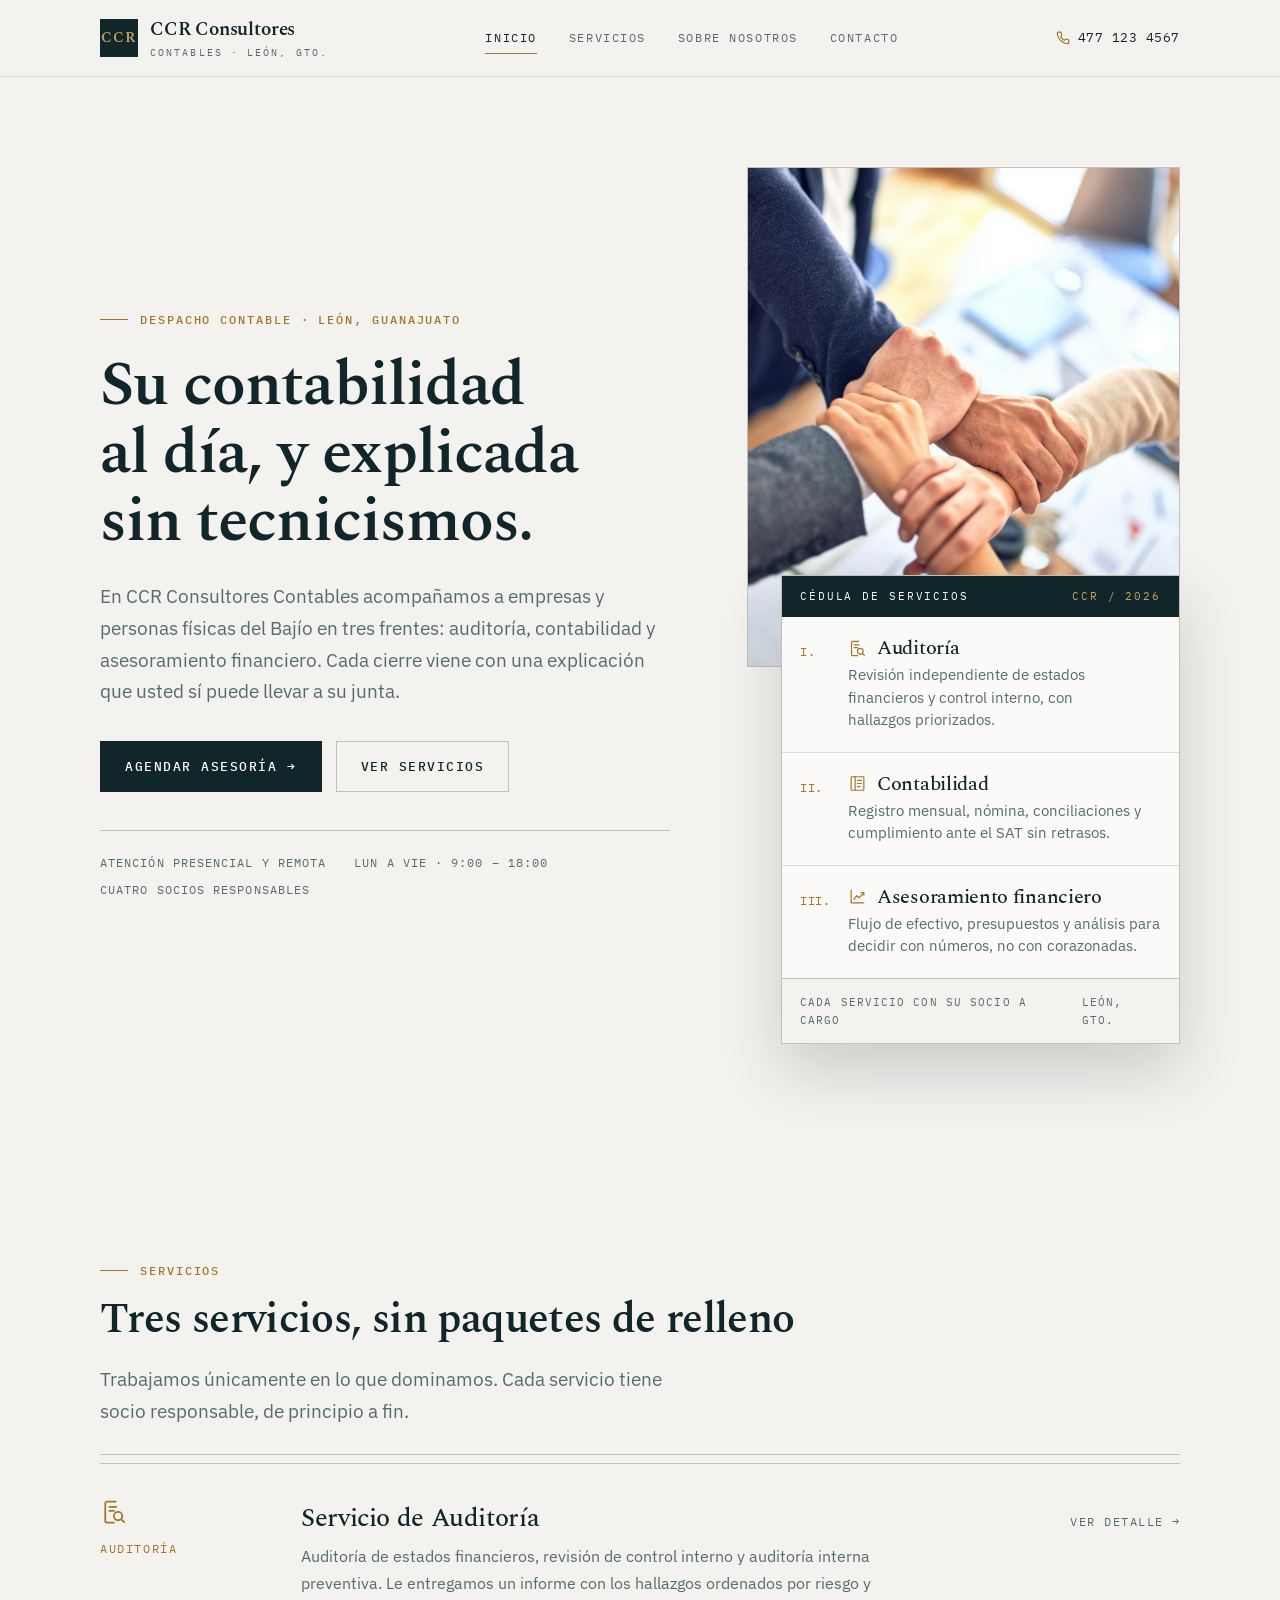
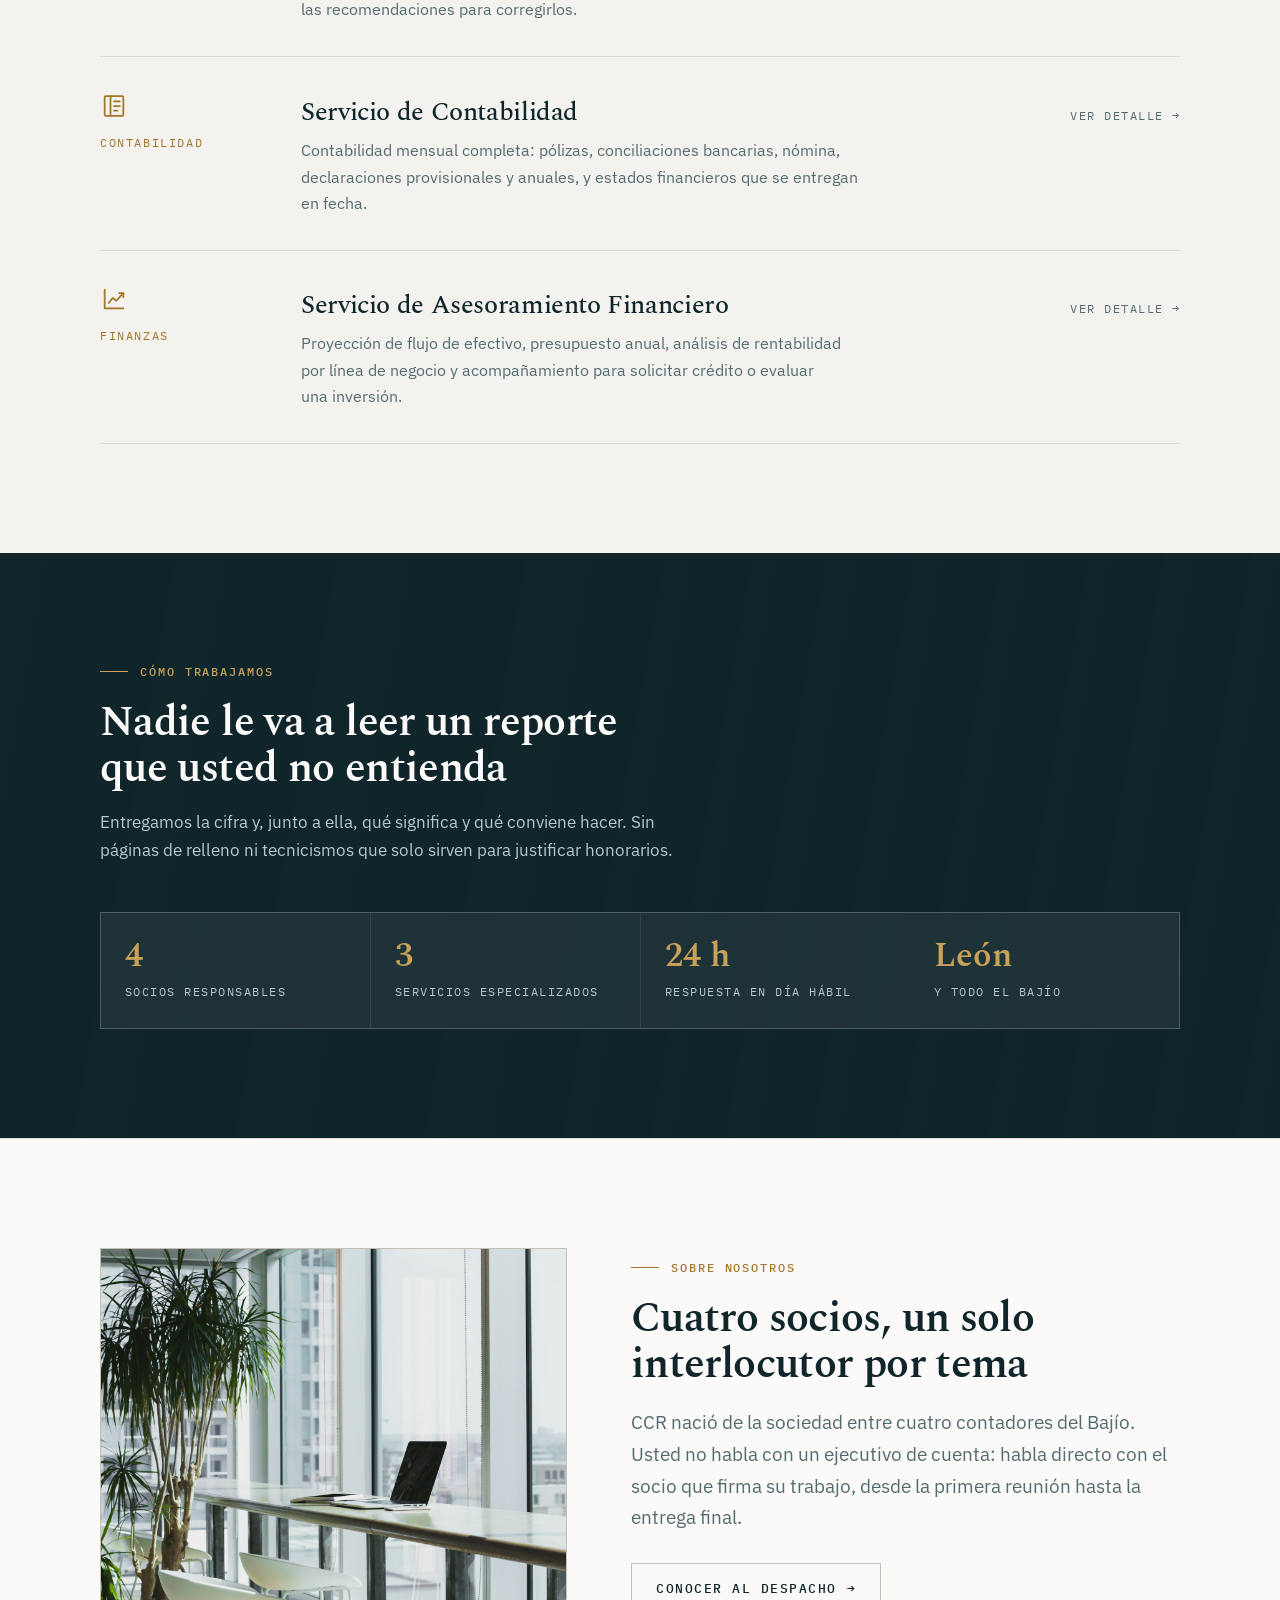
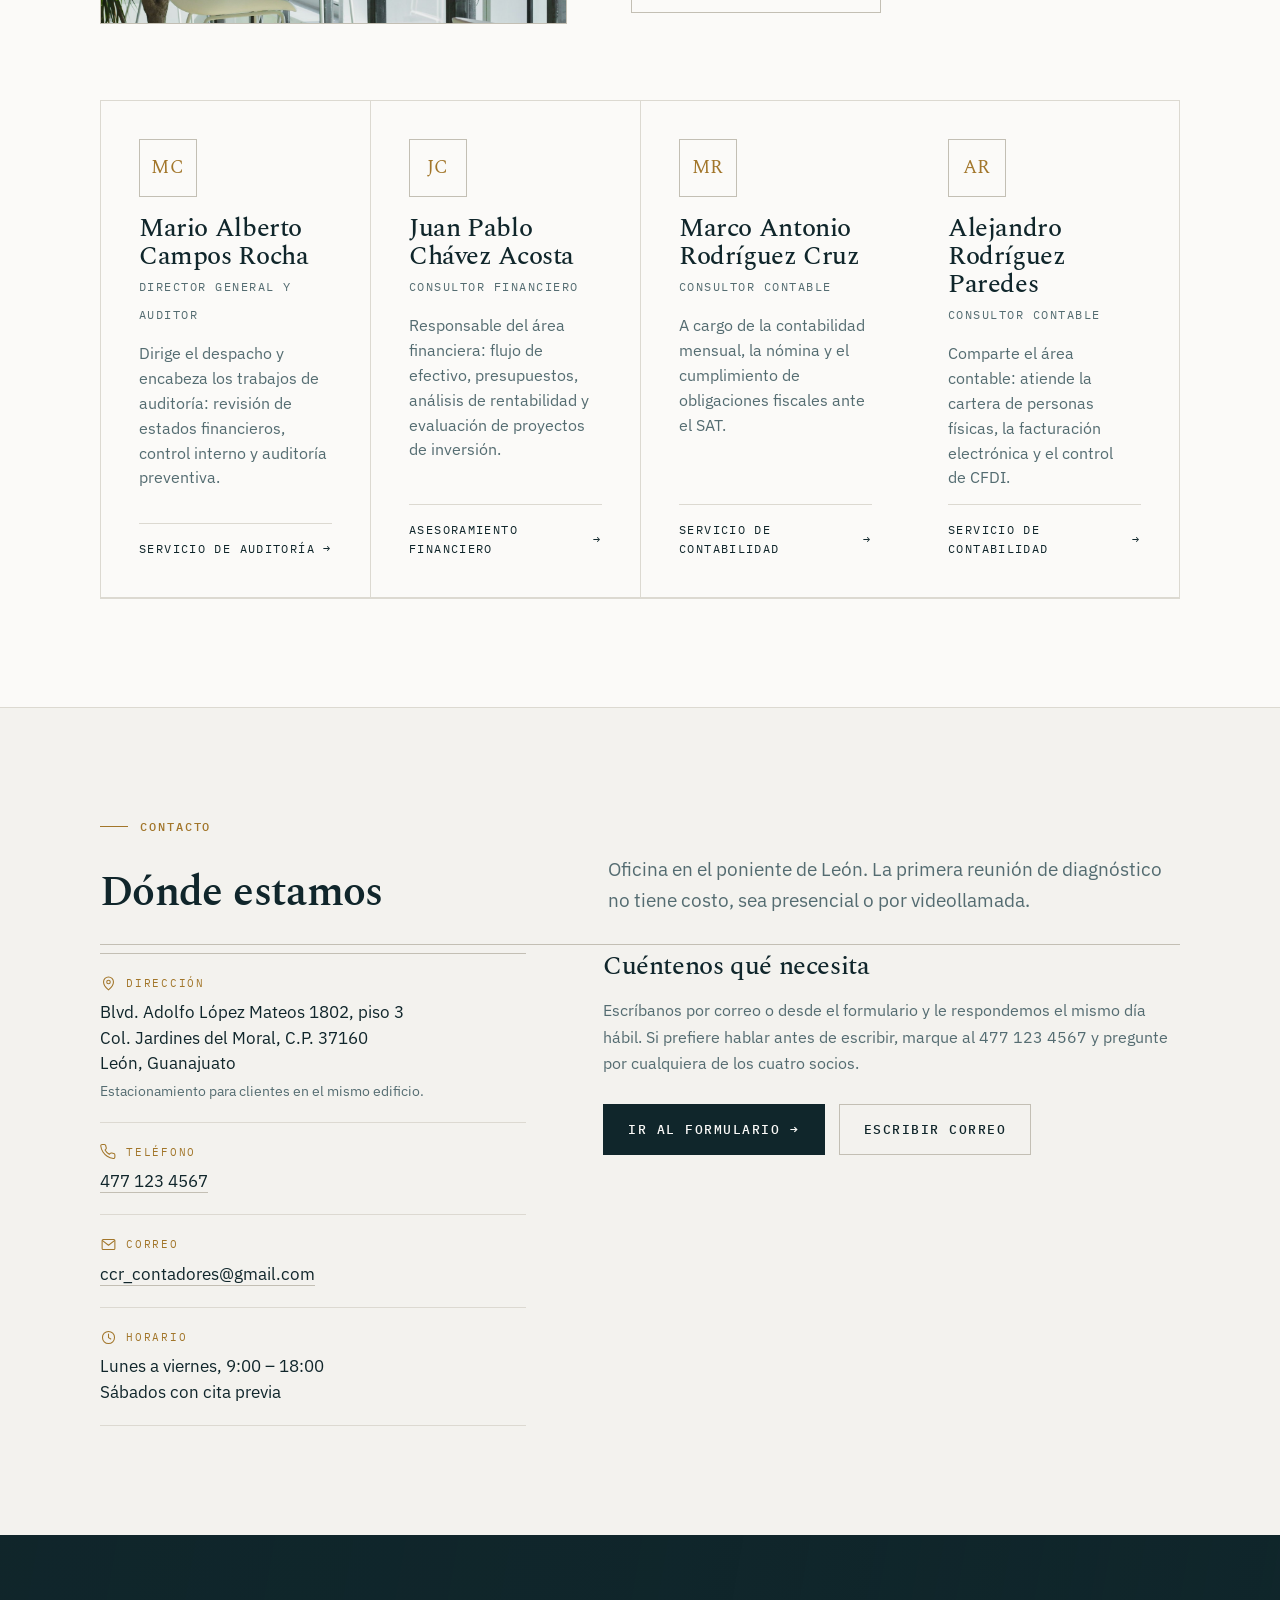
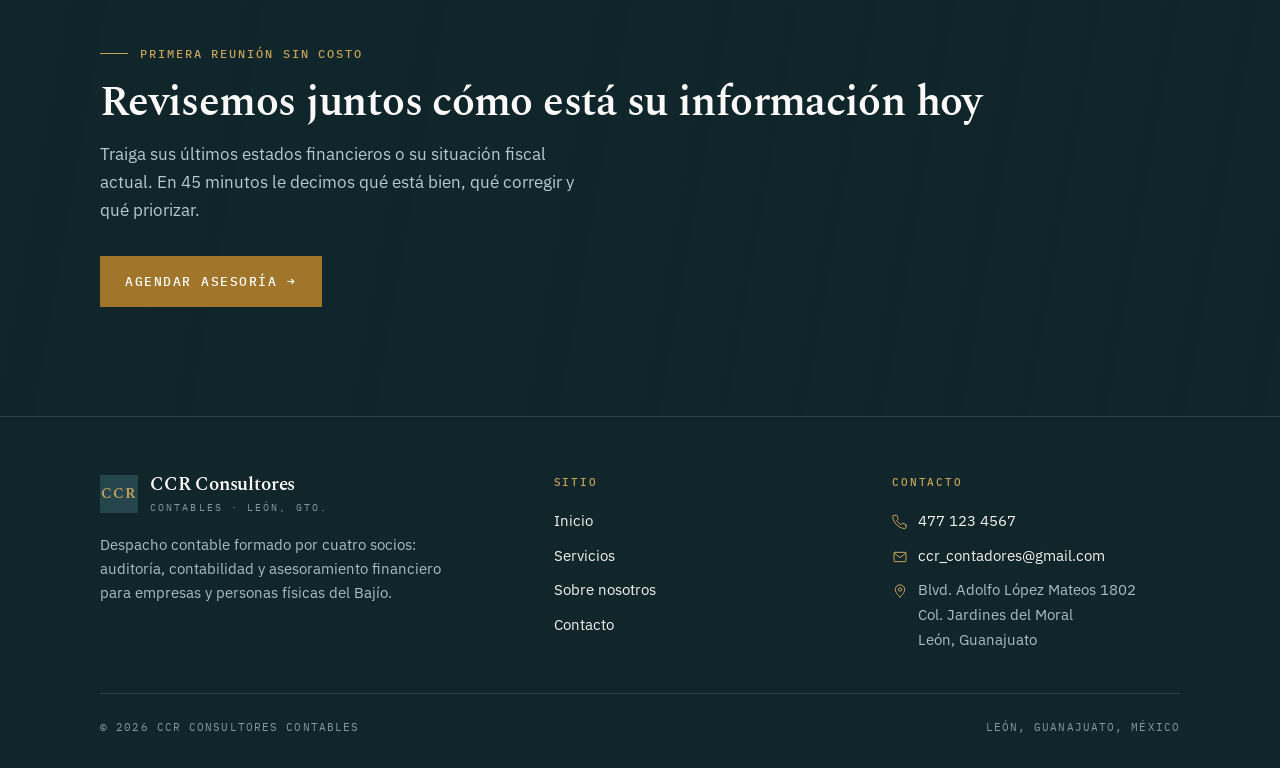
<file: index.html>
<!DOCTYPE html>
<html lang="es-MX">
<head>
<meta charset="UTF-8">
<meta name="viewport" content="width=device-width, initial-scale=1">
<title>CCR Consultores Contables | Despacho contable en León, Gto.</title>
<meta name="description" content="Despacho contable en León, Guanajuato. Auditoría, contabilidad y asesoramiento financiero para empresas y personas físicas del Bajío.">
<link rel="icon" href="data:image/svg+xml,%3Csvg xmlns='http://www.w3.org/2000/svg' viewBox='0 0 64 64'%3E%3Crect width='64' height='64' fill='%2310262B'/%3E%3Ctext x='32' y='42' font-family='Georgia,serif' font-size='26' fill='%23C9A25A' text-anchor='middle'%3ECCR%3C/text%3E%3C/svg%3E">
<link rel="preconnect" href="https://fonts.googleapis.com">
<link rel="preconnect" href="https://fonts.gstatic.com" crossorigin>
<link rel="stylesheet" href="https://fonts.googleapis.com/css2?family=Spectral:wght@500;600&family=IBM+Plex+Sans:wght@400;500&family=IBM+Plex+Mono:wght@400;500&display=swap">
<link rel="stylesheet" href="styles.css">
<script>document.documentElement.className += ' js';</script>
</head>
<body>

<header class="site-header">
  <div class="wrap header-inner">
    <a class="brand" href="index.html">
      <span class="mark">CCR</span>
      <span>
        <span class="name">CCR Consultores</span>
        <span class="sub">Contables · León, Gto.</span>
      </span>
    </a>
    <nav class="nav" id="nav">
      <a href="index.html" aria-current="page">Inicio</a>
      <a href="servicios.html">Servicios</a>
      <a href="nosotros.html">Sobre nosotros</a>
      <a href="contacto.html">Contacto</a>
    </nav>
    <a class="header-cta" href="tel:+524771234567">
      <svg width="14" height="14" viewBox="0 0 24 24" fill="none" stroke="currentColor" stroke-width="2" aria-hidden="true"><path d="M22 16.9v3a2 2 0 0 1-2.2 2 19.8 19.8 0 0 1-8.6-3.1 19.5 19.5 0 0 1-6-6A19.8 19.8 0 0 1 2.1 4.2 2 2 0 0 1 4.1 2h3a2 2 0 0 1 2 1.7c.1 1 .4 1.9.7 2.8a2 2 0 0 1-.5 2.1L8.1 9.9a16 16 0 0 0 6 6l1.3-1.2a2 2 0 0 1 2.1-.5c.9.3 1.8.6 2.8.7a2 2 0 0 1 1.7 2z"/></svg>
      477 123 4567
    </a>
    <button class="burger" id="burger" aria-label="Abrir menú" aria-expanded="false" aria-controls="nav"><span></span></button>
  </div>
</header>

<main>

  <!-- ================= PORTADA ================= -->
  <section class="hero">
    <div class="wrap hero-grid">
      <div class="anim anim-left">
        <p class="eyebrow">Despacho contable · León, Guanajuato</p>
        <h1>Su contabilidad al día, y explicada sin tecnicismos.</h1>
        <p class="lead">En CCR Consultores Contables acompañamos a empresas y personas físicas del Bajío en tres frentes: auditoría, contabilidad y asesoramiento financiero. Cada cierre viene con una explicación que usted sí puede llevar a su junta.</p>
        <div class="actions">
          <a class="btn" href="contacto.html">Agendar asesoría <span class="arrow">&rarr;</span></a>
          <a class="btn btn-ghost" href="servicios.html">Ver servicios</a>
        </div>
        <div class="hero-meta">
          <span>Atención presencial y remota</span>
          <span>Lun a Vie · 9:00 – 18:00</span>
          <span>Cuatro socios responsables</span>
        </div>
      </div>

      <div class="hero-media anim anim-right" style="--d:.12s">
        <div class="figure figure-frame fill">
          <img src="img/socios-mesa.jpg" alt="Socios del despacho reunidos alrededor de una mesa de trabajo con reportes financieros" loading="eager" width="1200" height="1800">
        </div>

        <div class="cedula">
          <div class="cedula-head">
            <span>Cédula de servicios</span>
            <span>CCR / 2026</span>
          </div>
          <ol>
            <li>
              <span class="num">I.</span>
              <div>
                <h3><svg class="icon" viewBox="0 0 24 24" aria-hidden="true"><path d="M13.5 3H6a1.5 1.5 0 0 0-1.5 1.5v15A1.5 1.5 0 0 0 6 21h6"/><path d="M8 7.5h6M8 11h4"/><circle cx="15.5" cy="15.5" r="3.6"/><path d="m18.3 18.3 2.4 2.4"/></svg>Auditoría</h3>
                <p>Revisión independiente de estados financieros y control interno, con hallazgos priorizados.</p>
              </div>
            </li>
            <li>
              <span class="num">II.</span>
              <div>
                <h3><svg class="icon" viewBox="0 0 24 24" aria-hidden="true"><rect x="4" y="3.5" width="16" height="17" rx="1"/><path d="M9 3.5v17"/><path d="M12 8h5M12 12h5M12 16h3"/></svg>Contabilidad</h3>
                <p>Registro mensual, nómina, conciliaciones y cumplimiento ante el SAT sin retrasos.</p>
              </div>
            </li>
            <li>
              <span class="num">III.</span>
              <div>
                <h3><svg class="icon" viewBox="0 0 24 24" aria-hidden="true"><path d="M4 4v16h16"/><path d="m7.5 15.5 3.5-4.5 3 2.5L20 7"/><path d="M16.5 7H20v3.5"/></svg>Asesoramiento financiero</h3>
                <p>Flujo de efectivo, presupuestos y análisis para decidir con números, no con corazonadas.</p>
              </div>
            </li>
          </ol>
          <div class="cedula-foot">
            <span>Cada servicio con su socio a cargo</span>
            <span>León, Gto.</span>
          </div>
        </div>
      </div>
    </div>
  </section>

  <!-- ================= RESUMEN: SERVICIOS ================= -->
  <section>
    <div class="wrap">
      <div class="sec-head anim anim-up">
        <p class="eyebrow">Servicios</p>
        <div class="row">
          <h2>Tres servicios, sin paquetes de relleno</h2>
          <p class="lead">Trabajamos únicamente en lo que dominamos. Cada servicio tiene socio responsable, de principio a fin.</p>
        </div>
      </div>

      <div class="rows">
        <a class="row-item anim anim-up" href="servicios.html#auditoria">
          <span class="tag"><svg class="icon" viewBox="0 0 24 24" aria-hidden="true"><path d="M13.5 3H6a1.5 1.5 0 0 0-1.5 1.5v15A1.5 1.5 0 0 0 6 21h6"/><path d="M8 7.5h6M8 11h4"/><circle cx="15.5" cy="15.5" r="3.6"/><path d="m18.3 18.3 2.4 2.4"/></svg>Auditoría</span>
          <div class="body">
            <h3>Servicio de Auditoría</h3>
            <p>Auditoría de estados financieros, revisión de control interno y auditoría interna preventiva. Le entregamos un informe con los hallazgos ordenados por riesgo y las recomendaciones para corregirlos.</p>
          </div>
          <span class="go">Ver detalle <span class="arrow">&rarr;</span></span>
        </a>

        <a class="row-item anim anim-up" style="--d:.1s" href="servicios.html#contabilidad">
          <span class="tag"><svg class="icon" viewBox="0 0 24 24" aria-hidden="true"><rect x="4" y="3.5" width="16" height="17" rx="1"/><path d="M9 3.5v17"/><path d="M12 8h5M12 12h5M12 16h3"/></svg>Contabilidad</span>
          <div class="body">
            <h3>Servicio de Contabilidad</h3>
            <p>Contabilidad mensual completa: pólizas, conciliaciones bancarias, nómina, declaraciones provisionales y anuales, y estados financieros que se entregan en fecha.</p>
          </div>
          <span class="go">Ver detalle <span class="arrow">&rarr;</span></span>
        </a>

        <a class="row-item anim anim-up" style="--d:.2s" href="servicios.html#financiero">
          <span class="tag"><svg class="icon" viewBox="0 0 24 24" aria-hidden="true"><path d="M4 4v16h16"/><path d="m7.5 15.5 3.5-4.5 3 2.5L20 7"/><path d="M16.5 7H20v3.5"/></svg>Finanzas</span>
          <div class="body">
            <h3>Servicio de Asesoramiento Financiero</h3>
            <p>Proyección de flujo de efectivo, presupuesto anual, análisis de rentabilidad por línea de negocio y acompañamiento para solicitar crédito o evaluar una inversión.</p>
          </div>
          <span class="go">Ver detalle <span class="arrow">&rarr;</span></span>
        </a>
      </div>
    </div>
  </section>

  <!-- ================= BANDA CON PARALLAX ================= -->
  <section class="parallax">
    <div class="bg-clip"><img class="bg" src="img/edificios.jpg" alt="" aria-hidden="true" loading="lazy"></div>
    <div class="wrap">
      <div style="max-width:60ch">
        <p class="eyebrow anim anim-up">Cómo trabajamos</p>
        <h2 class="anim anim-up" style="--d:.08s; margin:18px 0 16px">Nadie le va a leer un reporte que usted no entienda</h2>
        <p class="anim anim-up" style="--d:.16s">Entregamos la cifra y, junto a ella, qué significa y qué conviene hacer. Sin páginas de relleno ni tecnicismos que solo sirven para justificar honorarios.</p>
      </div>

      <div class="stats">
        <div class="stat anim anim-up">
          <span class="n">4</span>
          <span class="t">Socios responsables</span>
        </div>
        <div class="stat anim anim-up" style="--d:.1s">
          <span class="n">3</span>
          <span class="t">Servicios especializados</span>
        </div>
        <div class="stat anim anim-up" style="--d:.2s">
          <span class="n">24 h</span>
          <span class="t">Respuesta en día hábil</span>
        </div>
        <div class="stat anim anim-up" style="--d:.3s">
          <span class="n">León</span>
          <span class="t">Y todo el Bajío</span>
        </div>
      </div>
    </div>
  </section>

  <!-- ================= RESUMEN: SOBRE NOSOTROS ================= -->
  <section class="band">
    <div class="wrap">
      <div class="split" style="margin-bottom:clamp(48px,6vw,80px)">
        <div class="figure figure-frame fill anim anim-left">
          <img src="img/oficina.jpg" alt="Interior de la oficina del despacho con vista a la ciudad" loading="lazy" width="1800" height="1200">
        </div>
        <div class="anim anim-right">
          <p class="eyebrow">Sobre nosotros</p>
          <h2 style="margin:18px 0 18px">Cuatro socios, un solo interlocutor por tema</h2>
          <p class="lead">CCR nació de la sociedad entre cuatro contadores del Bajío. Usted no habla con un ejecutivo de cuenta: habla directo con el socio que firma su trabajo, desde la primera reunión hasta la entrega final.</p>
          <div class="actions" style="margin-top:30px">
            <a class="btn btn-ghost" href="nosotros.html">Conocer al despacho <span class="arrow">&rarr;</span></a>
          </div>
        </div>
      </div>

      <div class="socios">
        <article class="socio anim anim-up">
          <span class="monogram">MC</span>
          <div>
            <h3>Mario Alberto Campos Rocha</h3>
            <span class="role">Director General y Auditor</span>
          </div>
          <p>Dirige el despacho y encabeza los trabajos de auditoría: revisión de estados financieros, control interno y auditoría preventiva.</p>
          <a class="link" href="servicios.html#auditoria">Servicio de Auditoría <span class="arrow">&rarr;</span></a>
        </article>

        <article class="socio anim anim-up" style="--d:.1s">
          <span class="monogram">JC</span>
          <div>
            <h3>Juan Pablo Chávez Acosta</h3>
            <span class="role">Consultor Financiero</span>
          </div>
          <p>Responsable del área financiera: flujo de efectivo, presupuestos, análisis de rentabilidad y evaluación de proyectos de inversión.</p>
          <a class="link" href="servicios.html#financiero">Asesoramiento Financiero <span class="arrow">&rarr;</span></a>
        </article>

        <article class="socio anim anim-up" style="--d:.2s">
          <span class="monogram">MR</span>
          <div>
            <h3>Marco Antonio Rodríguez Cruz</h3>
            <span class="role">Consultor Contable</span>
          </div>
          <p>A cargo de la contabilidad mensual, la nómina y el cumplimiento de obligaciones fiscales ante el SAT.</p>
          <a class="link" href="servicios.html#contabilidad">Servicio de Contabilidad <span class="arrow">&rarr;</span></a>
        </article>

        <article class="socio anim anim-up" style="--d:.3s">
          <span class="monogram">AR</span>
          <div>
            <h3>Alejandro Rodríguez Paredes</h3>
            <span class="role">Consultor Contable</span>
          </div>
          <p>Comparte el área contable: atiende la cartera de personas físicas, la facturación electrónica y el control de CFDI.</p>
          <a class="link" href="servicios.html#contabilidad">Servicio de Contabilidad <span class="arrow">&rarr;</span></a>
        </article>
      </div>
    </div>
  </section>

  <!-- ================= RESUMEN: CONTACTO ================= -->
  <section>
    <div class="wrap">
      <div class="sec-head anim anim-up">
        <p class="eyebrow">Contacto</p>
        <div class="row">
          <h2>Dónde estamos</h2>
          <p class="lead">Oficina en el poniente de León. La primera reunión de diagnóstico no tiene costo, sea presencial o por videollamada.</p>
        </div>
      </div>

      <div class="contact-grid">
        <dl class="datos anim anim-left">
          <div>
            <dt><svg class="icon" viewBox="0 0 24 24" aria-hidden="true"><path d="M12 21s7-5.6 7-11.2A7 7 0 0 0 5 9.8C5 15.4 12 21 12 21z"/><circle cx="12" cy="9.8" r="2.5"/></svg>Dirección</dt>
            <dd>Blvd. Adolfo López Mateos 1802, piso 3<br>Col. Jardines del Moral, C.P. 37160<br>León, Guanajuato
              <small>Estacionamiento para clientes en el mismo edificio.</small>
            </dd>
          </div>
          <div>
            <dt><svg class="icon" viewBox="0 0 24 24" aria-hidden="true"><path d="M21 16.9v3a2 2 0 0 1-2.2 2 19.8 19.8 0 0 1-8.6-3.1 19.5 19.5 0 0 1-6-6A19.8 19.8 0 0 1 1.1 4.2 2 2 0 0 1 3.1 2h3a2 2 0 0 1 2 1.7c.1 1 .4 1.9.7 2.8a2 2 0 0 1-.5 2.1L7.1 9.9a16 16 0 0 0 6 6l1.3-1.2a2 2 0 0 1 2.1-.5c.9.3 1.8.6 2.8.7a2 2 0 0 1 1.7 2z"/></svg>Teléfono</dt>
            <dd><a href="tel:+524771234567">477 123 4567</a></dd>
          </div>
          <div>
            <dt><svg class="icon" viewBox="0 0 24 24" aria-hidden="true"><rect x="3" y="5" width="18" height="14" rx="1.5"/><path d="m3.6 6.6 8.4 6.4 8.4-6.4"/></svg>Correo</dt>
            <dd><a href="mailto:ccr_contadores@gmail.com">ccr_contadores@gmail.com</a></dd>
          </div>
          <div>
            <dt><svg class="icon" viewBox="0 0 24 24" aria-hidden="true"><circle cx="12" cy="12" r="8.5"/><path d="M12 7v5.2l3.2 2"/></svg>Horario</dt>
            <dd>Lunes a viernes, 9:00 – 18:00<br>Sábados con cita previa</dd>
          </div>
        </dl>

        <div class="anim anim-right">
          <h3 style="margin-bottom:16px">Cuéntenos qué necesita</h3>
          <p class="lead" style="font-size:16px">Escríbanos por correo o desde el formulario y le respondemos el mismo día hábil. Si prefiere hablar antes de escribir, marque al 477 123 4567 y pregunte por cualquiera de los cuatro socios.</p>
          <div class="actions" style="margin-top:28px">
            <a class="btn" href="contacto.html">Ir al formulario <span class="arrow">&rarr;</span></a>
            <a class="btn btn-ghost" href="mailto:ccr_contadores@gmail.com">Escribir correo</a>
          </div>
        </div>
      </div>
    </div>
  </section>

  <!-- ================= LLAMADO ================= -->
  <section class="cta-band parallax">
    <div class="bg-clip"><img class="bg" src="img/acuerdo.jpg" alt="" aria-hidden="true" loading="lazy"></div>
    <div class="wrap cta-inner">
      <div class="anim anim-up">
        <p class="eyebrow">Primera reunión sin costo</p>
        <h2 style="margin:16px 0 14px">Revisemos juntos cómo está su información hoy</h2>
        <p>Traiga sus últimos estados financieros o su situación fiscal actual. En 45 minutos le decimos qué está bien, qué corregir y qué priorizar.</p>
      </div>
      <div class="actions anim anim-up" style="--d:.12s">
        <a class="btn" href="contacto.html">Agendar asesoría <span class="arrow">&rarr;</span></a>
      </div>
    </div>
  </section>

</main>

<footer class="site-footer">
  <div class="wrap">
    <div class="footer-grid">
      <div>
        <a class="brand" href="index.html">
          <span class="mark">CCR</span>
          <span>
            <span class="name">CCR Consultores</span>
            <span class="sub">Contables · León, Gto.</span>
          </span>
        </a>
        <p class="about">Despacho contable formado por cuatro socios: auditoría, contabilidad y asesoramiento financiero para empresas y personas físicas del Bajío.</p>
      </div>
      <div>
        <h4>Sitio</h4>
        <ul>
          <li><a href="index.html">Inicio</a></li>
          <li><a href="servicios.html">Servicios</a></li>
          <li><a href="nosotros.html">Sobre nosotros</a></li>
          <li><a href="contacto.html">Contacto</a></li>
        </ul>
      </div>
      <div>
        <h4>Contacto</h4>
        <ul>
          <li><svg class="icon" viewBox="0 0 24 24" aria-hidden="true"><path d="M21 16.9v3a2 2 0 0 1-2.2 2 19.8 19.8 0 0 1-8.6-3.1 19.5 19.5 0 0 1-6-6A19.8 19.8 0 0 1 1.1 4.2 2 2 0 0 1 3.1 2h3a2 2 0 0 1 2 1.7c.1 1 .4 1.9.7 2.8a2 2 0 0 1-.5 2.1L7.1 9.9a16 16 0 0 0 6 6l1.3-1.2a2 2 0 0 1 2.1-.5c.9.3 1.8.6 2.8.7a2 2 0 0 1 1.7 2z"/></svg><a href="tel:+524771234567">477 123 4567</a></li>
          <li><svg class="icon" viewBox="0 0 24 24" aria-hidden="true"><rect x="3" y="5" width="18" height="14" rx="1.5"/><path d="m3.6 6.6 8.4 6.4 8.4-6.4"/></svg><a href="mailto:ccr_contadores@gmail.com">ccr_contadores@gmail.com</a></li>
          <li><svg class="icon" viewBox="0 0 24 24" aria-hidden="true"><path d="M12 21s7-5.6 7-11.2A7 7 0 0 0 5 9.8C5 15.4 12 21 12 21z"/><circle cx="12" cy="9.8" r="2.5"/></svg>Blvd. Adolfo López Mateos 1802<br>Col. Jardines del Moral<br>León, Guanajuato</li>
        </ul>
      </div>
    </div>
    <div class="legal">
      <span>&copy; 2026 CCR Consultores Contables</span>
      <span>León, Guanajuato, México</span>
    </div>
  </div>
</footer>

<script src="script.js"></script>
</body>
</html>
</file>
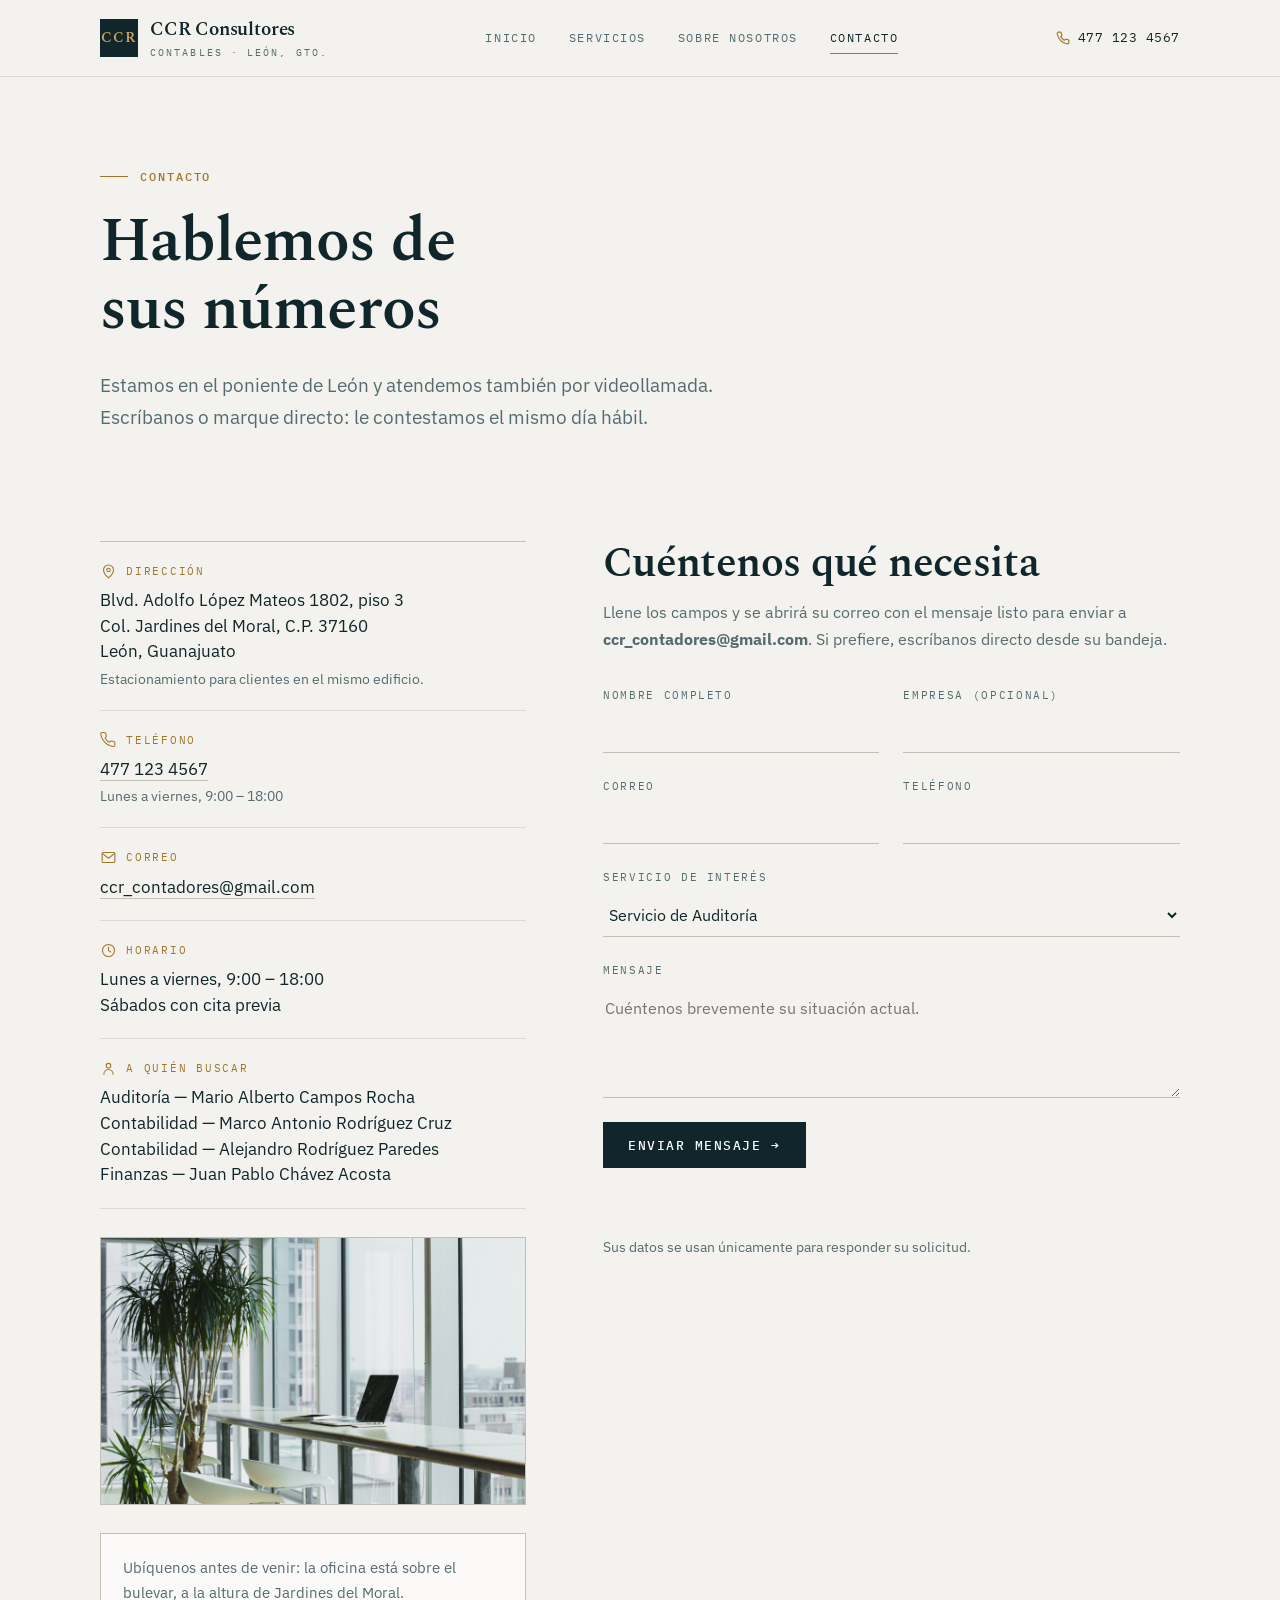
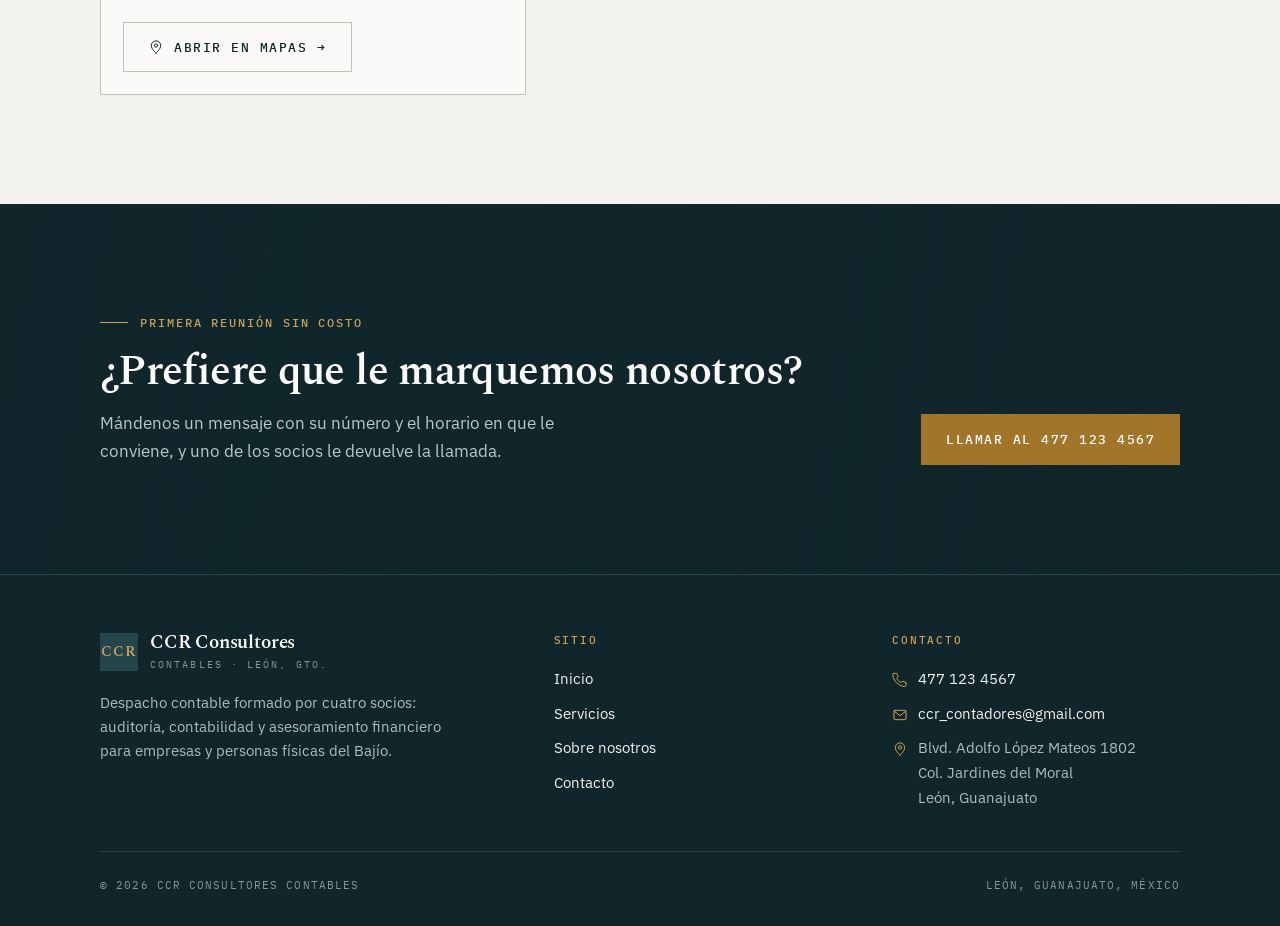
<file: contacto.html>
<!DOCTYPE html>
<html lang="es-MX">
<head>
<meta charset="UTF-8">
<meta name="viewport" content="width=device-width, initial-scale=1">
<title>Contacto | CCR Consultores Contables</title>
<meta name="description" content="Contacto de CCR Consultores Contables: Blvd. Adolfo López Mateos 1802, León, Guanajuato. Teléfono 477 123 4567.">
<link rel="icon" href="data:image/svg+xml,%3Csvg xmlns='http://www.w3.org/2000/svg' viewBox='0 0 64 64'%3E%3Crect width='64' height='64' fill='%2310262B'/%3E%3Ctext x='32' y='42' font-family='Georgia,serif' font-size='26' fill='%23C9A25A' text-anchor='middle'%3ECCR%3C/text%3E%3C/svg%3E">
<link rel="preconnect" href="https://fonts.googleapis.com">
<link rel="preconnect" href="https://fonts.gstatic.com" crossorigin>
<link rel="stylesheet" href="https://fonts.googleapis.com/css2?family=Spectral:wght@500;600&family=IBM+Plex+Sans:wght@400;500&family=IBM+Plex+Mono:wght@400;500&display=swap">
<link rel="stylesheet" href="styles.css">
<script>document.documentElement.className += ' js';</script>
</head>
<body>

<header class="site-header">
  <div class="wrap header-inner">
    <a class="brand" href="index.html">
      <span class="mark">CCR</span>
      <span>
        <span class="name">CCR Consultores</span>
        <span class="sub">Contables · León, Gto.</span>
      </span>
    </a>
    <nav class="nav" id="nav">
      <a href="index.html">Inicio</a>
      <a href="servicios.html">Servicios</a>
      <a href="nosotros.html">Sobre nosotros</a>
      <a href="contacto.html" aria-current="page">Contacto</a>
    </nav>
    <a class="header-cta" href="tel:+524771234567">
      <svg width="14" height="14" viewBox="0 0 24 24" fill="none" stroke="currentColor" stroke-width="2" aria-hidden="true"><path d="M22 16.9v3a2 2 0 0 1-2.2 2 19.8 19.8 0 0 1-8.6-3.1 19.5 19.5 0 0 1-6-6A19.8 19.8 0 0 1 2.1 4.2 2 2 0 0 1 4.1 2h3a2 2 0 0 1 2 1.7c.1 1 .4 1.9.7 2.8a2 2 0 0 1-.5 2.1L8.1 9.9a16 16 0 0 0 6 6l1.3-1.2a2 2 0 0 1 2.1-.5c.9.3 1.8.6 2.8.7a2 2 0 0 1 1.7 2z"/></svg>
      477 123 4567
    </a>
    <button class="burger" id="burger" aria-label="Abrir menú" aria-expanded="false" aria-controls="nav"><span></span></button>
  </div>
</header>

<main>

  <section class="hero" style="padding-bottom:0">
    <div class="wrap">
      <p class="eyebrow anim anim-up">Contacto</p>
      <h1 class="anim anim-up" style="--d:.08s; margin:22px 0 24px; max-width:15ch">Hablemos de sus números</h1>
      <p class="lead anim anim-up" style="--d:.16s">Estamos en el poniente de León y atendemos también por videollamada. Escríbanos o marque directo: le contestamos el mismo día hábil.</p>
    </div>
  </section>

  <section>
    <div class="wrap contact-grid">

      <div class="anim anim-left">
        <dl class="datos">
          <div>
            <dt><svg class="icon" viewBox="0 0 24 24" aria-hidden="true"><path d="M12 21s7-5.6 7-11.2A7 7 0 0 0 5 9.8C5 15.4 12 21 12 21z"/><circle cx="12" cy="9.8" r="2.5"/></svg>Dirección</dt>
            <dd>Blvd. Adolfo López Mateos 1802, piso 3<br>Col. Jardines del Moral, C.P. 37160<br>León, Guanajuato
              <small>Estacionamiento para clientes en el mismo edificio.</small>
            </dd>
          </div>
          <div>
            <dt><svg class="icon" viewBox="0 0 24 24" aria-hidden="true"><path d="M21 16.9v3a2 2 0 0 1-2.2 2 19.8 19.8 0 0 1-8.6-3.1 19.5 19.5 0 0 1-6-6A19.8 19.8 0 0 1 1.1 4.2 2 2 0 0 1 3.1 2h3a2 2 0 0 1 2 1.7c.1 1 .4 1.9.7 2.8a2 2 0 0 1-.5 2.1L7.1 9.9a16 16 0 0 0 6 6l1.3-1.2a2 2 0 0 1 2.1-.5c.9.3 1.8.6 2.8.7a2 2 0 0 1 1.7 2z"/></svg>Teléfono</dt>
            <dd><a href="tel:+524771234567">477 123 4567</a>
              <small>Lunes a viernes, 9:00 – 18:00</small>
            </dd>
          </div>
          <div>
            <dt><svg class="icon" viewBox="0 0 24 24" aria-hidden="true"><rect x="3" y="5" width="18" height="14" rx="1.5"/><path d="m3.6 6.6 8.4 6.4 8.4-6.4"/></svg>Correo</dt>
            <dd><a href="mailto:ccr_contadores@gmail.com">ccr_contadores@gmail.com</a></dd>
          </div>
          <div>
            <dt><svg class="icon" viewBox="0 0 24 24" aria-hidden="true"><circle cx="12" cy="12" r="8.5"/><path d="M12 7v5.2l3.2 2"/></svg>Horario</dt>
            <dd>Lunes a viernes, 9:00 – 18:00<br>Sábados con cita previa</dd>
          </div>
          <div>
            <dt><svg class="icon" viewBox="0 0 24 24" aria-hidden="true"><circle cx="12" cy="8" r="3.2"/><path d="M5.5 20c0-3.6 2.9-6.5 6.5-6.5s6.5 2.9 6.5 6.5"/></svg>A quién buscar</dt>
            <dd>
              Auditoría — Mario Alberto Campos Rocha<br>
              Contabilidad — Marco Antonio Rodríguez Cruz<br>
              Contabilidad — Alejandro Rodríguez Paredes<br>
              Finanzas — Juan Pablo Chávez Acosta
            </dd>
          </div>
        </dl>

        <div class="figure figure-frame fill ratio ratio-16-10" style="margin-top:28px">
          <img src="img/oficina.jpg" alt="Recepción de la oficina del despacho en León" loading="lazy" width="1800" height="1200">
        </div>

        <div class="mapa">
          <p>Ubíquenos antes de venir: la oficina está sobre el bulevar, a la altura de Jardines del Moral.</p>
          <a class="btn btn-ghost" href="https://www.google.com/maps/search/?api=1&query=Blvd.+Adolfo+L%C3%B3pez+Mateos+1802,+Jardines+del+Moral,+Le%C3%B3n,+Guanajuato" target="_blank" rel="noopener"><svg class="icon" viewBox="0 0 24 24" aria-hidden="true"><path d="M12 21s7-5.6 7-11.2A7 7 0 0 0 5 9.8C5 15.4 12 21 12 21z"/><circle cx="12" cy="9.8" r="2.5"/></svg>Abrir en mapas <span class="arrow">&rarr;</span></a>
        </div>
      </div>

      <div class="anim anim-right" style="--d:.1s">
        <h2 style="margin-bottom:12px">Cuéntenos qué necesita</h2>
        <p class="lead" style="font-size:16px; margin-bottom:34px">Llene los campos y se abrirá su correo con el mensaje listo para enviar a <strong>ccr_contadores@gmail.com</strong>. Si prefiere, escríbanos directo desde su bandeja.</p>

        <form id="form-contacto" novalidate>
          <div class="field-2">
            <div class="field">
              <label for="nombre">Nombre completo</label>
              <input type="text" id="nombre" name="nombre" required autocomplete="name">
            </div>
            <div class="field">
              <label for="empresa">Empresa (opcional)</label>
              <input type="text" id="empresa" name="empresa" autocomplete="organization">
            </div>
          </div>

          <div class="field-2">
            <div class="field">
              <label for="correo">Correo</label>
              <input type="email" id="correo" name="correo" required autocomplete="email">
            </div>
            <div class="field">
              <label for="telefono">Teléfono</label>
              <input type="tel" id="telefono" name="telefono" autocomplete="tel">
            </div>
          </div>

          <div class="field">
            <label for="servicio">Servicio de interés</label>
            <select id="servicio" name="servicio">
              <option>Servicio de Auditoría</option>
              <option>Servicio de Contabilidad</option>
              <option>Servicio de Asesoramiento Financiero</option>
              <option>Todavía no lo sé</option>
            </select>
          </div>

          <div class="field">
            <label for="mensaje">Mensaje</label>
            <textarea id="mensaje" name="mensaje" placeholder="Cuéntenos brevemente su situación actual."></textarea>
          </div>

          <div class="actions">
            <button class="btn" type="submit">Enviar mensaje <span class="arrow">&rarr;</span></button>
          </div>
          <p class="form-msg" id="form-msg" role="status"></p>
          <p class="form-note">Sus datos se usan únicamente para responder su solicitud.</p>
        </form>
      </div>

    </div>
  </section>

  <section class="cta-band parallax">
    <div class="bg-clip"><img class="bg" src="img/acuerdo.jpg" alt="" aria-hidden="true" loading="lazy"></div>
    <div class="wrap cta-inner">
      <div class="anim anim-up">
        <p class="eyebrow">Primera reunión sin costo</p>
        <h2 style="margin:16px 0 14px">¿Prefiere que le marquemos nosotros?</h2>
        <p>Mándenos un mensaje con su número y el horario en que le conviene, y uno de los socios le devuelve la llamada.</p>
      </div>
      <div class="actions anim anim-up" style="--d:.12s">
        <a class="btn" href="tel:+524771234567">Llamar al 477 123 4567</a>
      </div>
    </div>
  </section>

</main>

<footer class="site-footer">
  <div class="wrap">
    <div class="footer-grid">
      <div>
        <a class="brand" href="index.html">
          <span class="mark">CCR</span>
          <span>
            <span class="name">CCR Consultores</span>
            <span class="sub">Contables · León, Gto.</span>
          </span>
        </a>
        <p class="about">Despacho contable formado por cuatro socios: auditoría, contabilidad y asesoramiento financiero para empresas y personas físicas del Bajío.</p>
      </div>
      <div>
        <h4>Sitio</h4>
        <ul>
          <li><a href="index.html">Inicio</a></li>
          <li><a href="servicios.html">Servicios</a></li>
          <li><a href="nosotros.html">Sobre nosotros</a></li>
          <li><a href="contacto.html">Contacto</a></li>
        </ul>
      </div>
      <div>
        <h4>Contacto</h4>
        <ul>
          <li><svg class="icon" viewBox="0 0 24 24" aria-hidden="true"><path d="M21 16.9v3a2 2 0 0 1-2.2 2 19.8 19.8 0 0 1-8.6-3.1 19.5 19.5 0 0 1-6-6A19.8 19.8 0 0 1 1.1 4.2 2 2 0 0 1 3.1 2h3a2 2 0 0 1 2 1.7c.1 1 .4 1.9.7 2.8a2 2 0 0 1-.5 2.1L7.1 9.9a16 16 0 0 0 6 6l1.3-1.2a2 2 0 0 1 2.1-.5c.9.3 1.8.6 2.8.7a2 2 0 0 1 1.7 2z"/></svg><a href="tel:+524771234567">477 123 4567</a></li>
          <li><svg class="icon" viewBox="0 0 24 24" aria-hidden="true"><rect x="3" y="5" width="18" height="14" rx="1.5"/><path d="m3.6 6.6 8.4 6.4 8.4-6.4"/></svg><a href="mailto:ccr_contadores@gmail.com">ccr_contadores@gmail.com</a></li>
          <li><svg class="icon" viewBox="0 0 24 24" aria-hidden="true"><path d="M12 21s7-5.6 7-11.2A7 7 0 0 0 5 9.8C5 15.4 12 21 12 21z"/><circle cx="12" cy="9.8" r="2.5"/></svg>Blvd. Adolfo López Mateos 1802<br>Col. Jardines del Moral<br>León, Guanajuato</li>
        </ul>
      </div>
    </div>
    <div class="legal">
      <span>&copy; 2026 CCR Consultores Contables</span>
      <span>León, Guanajuato, México</span>
    </div>
  </div>
</footer>

<script src="script.js"></script>
</body>
</html>
</file>
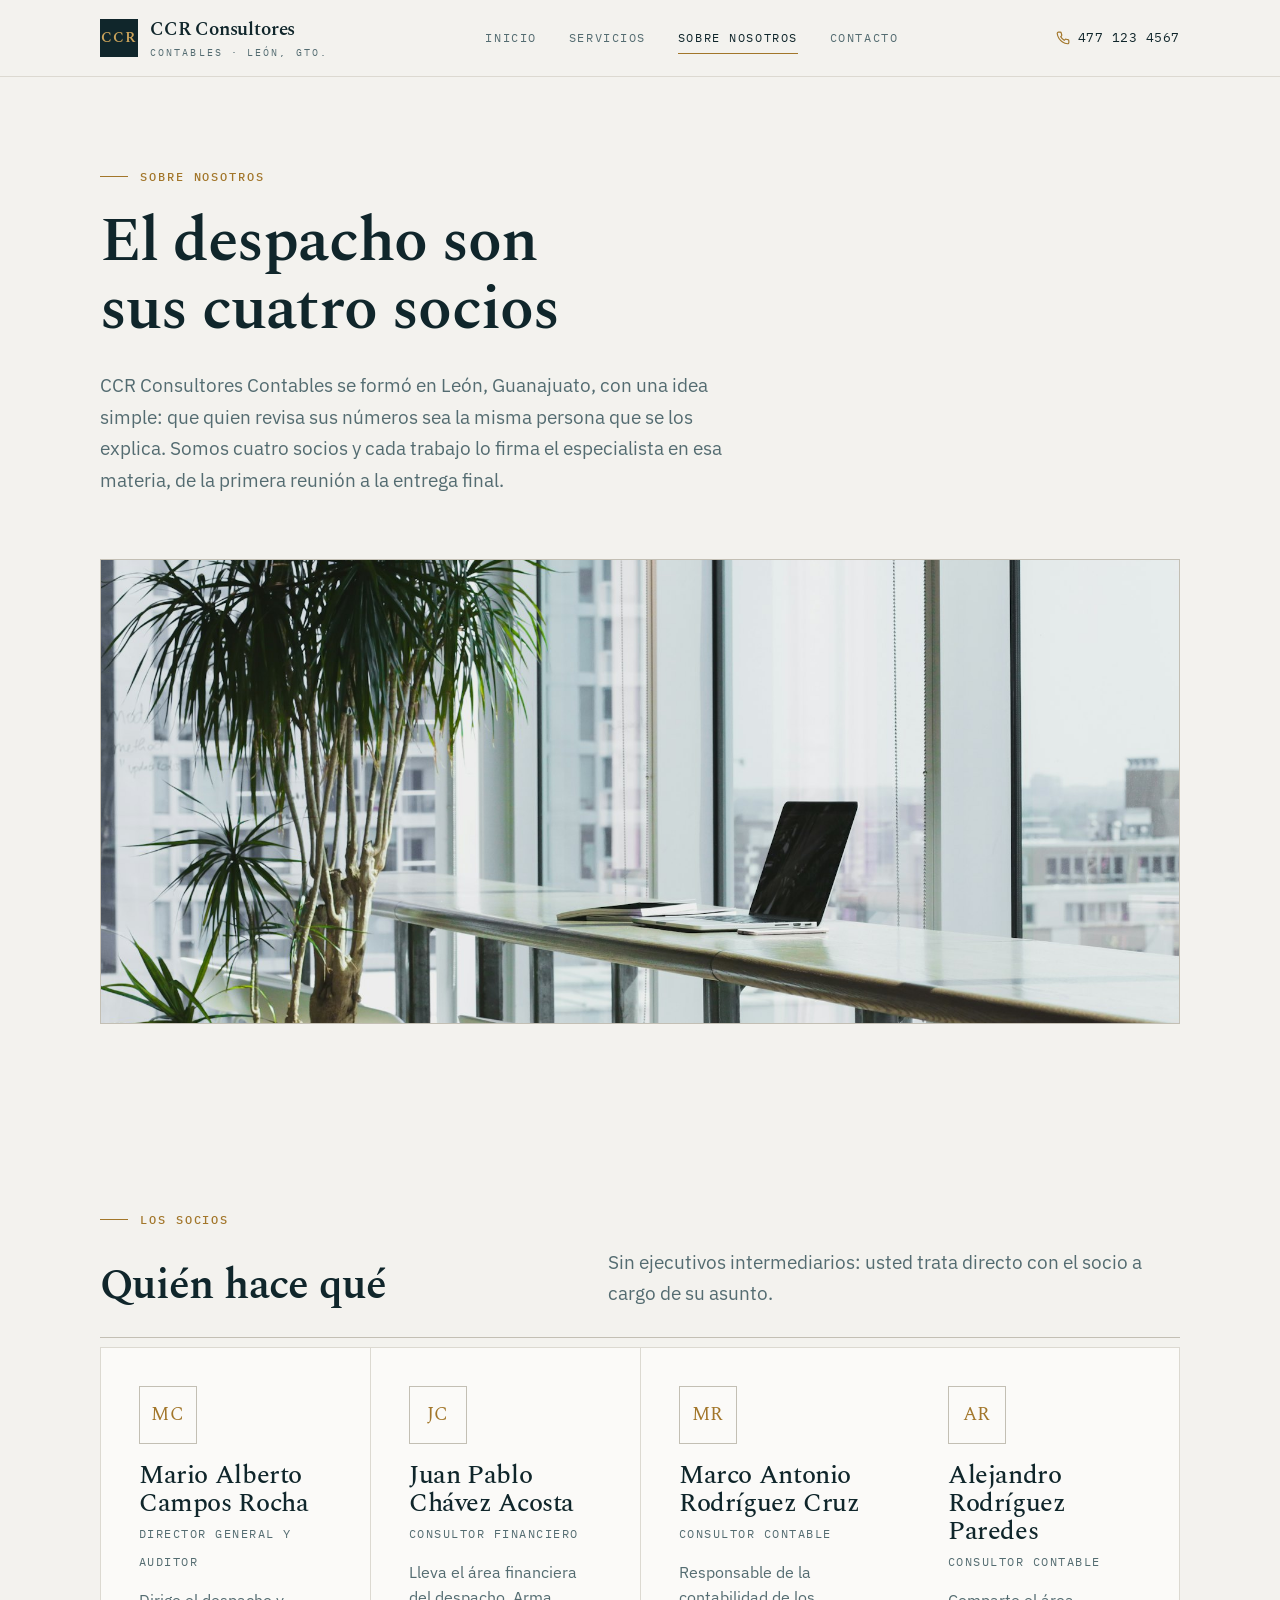
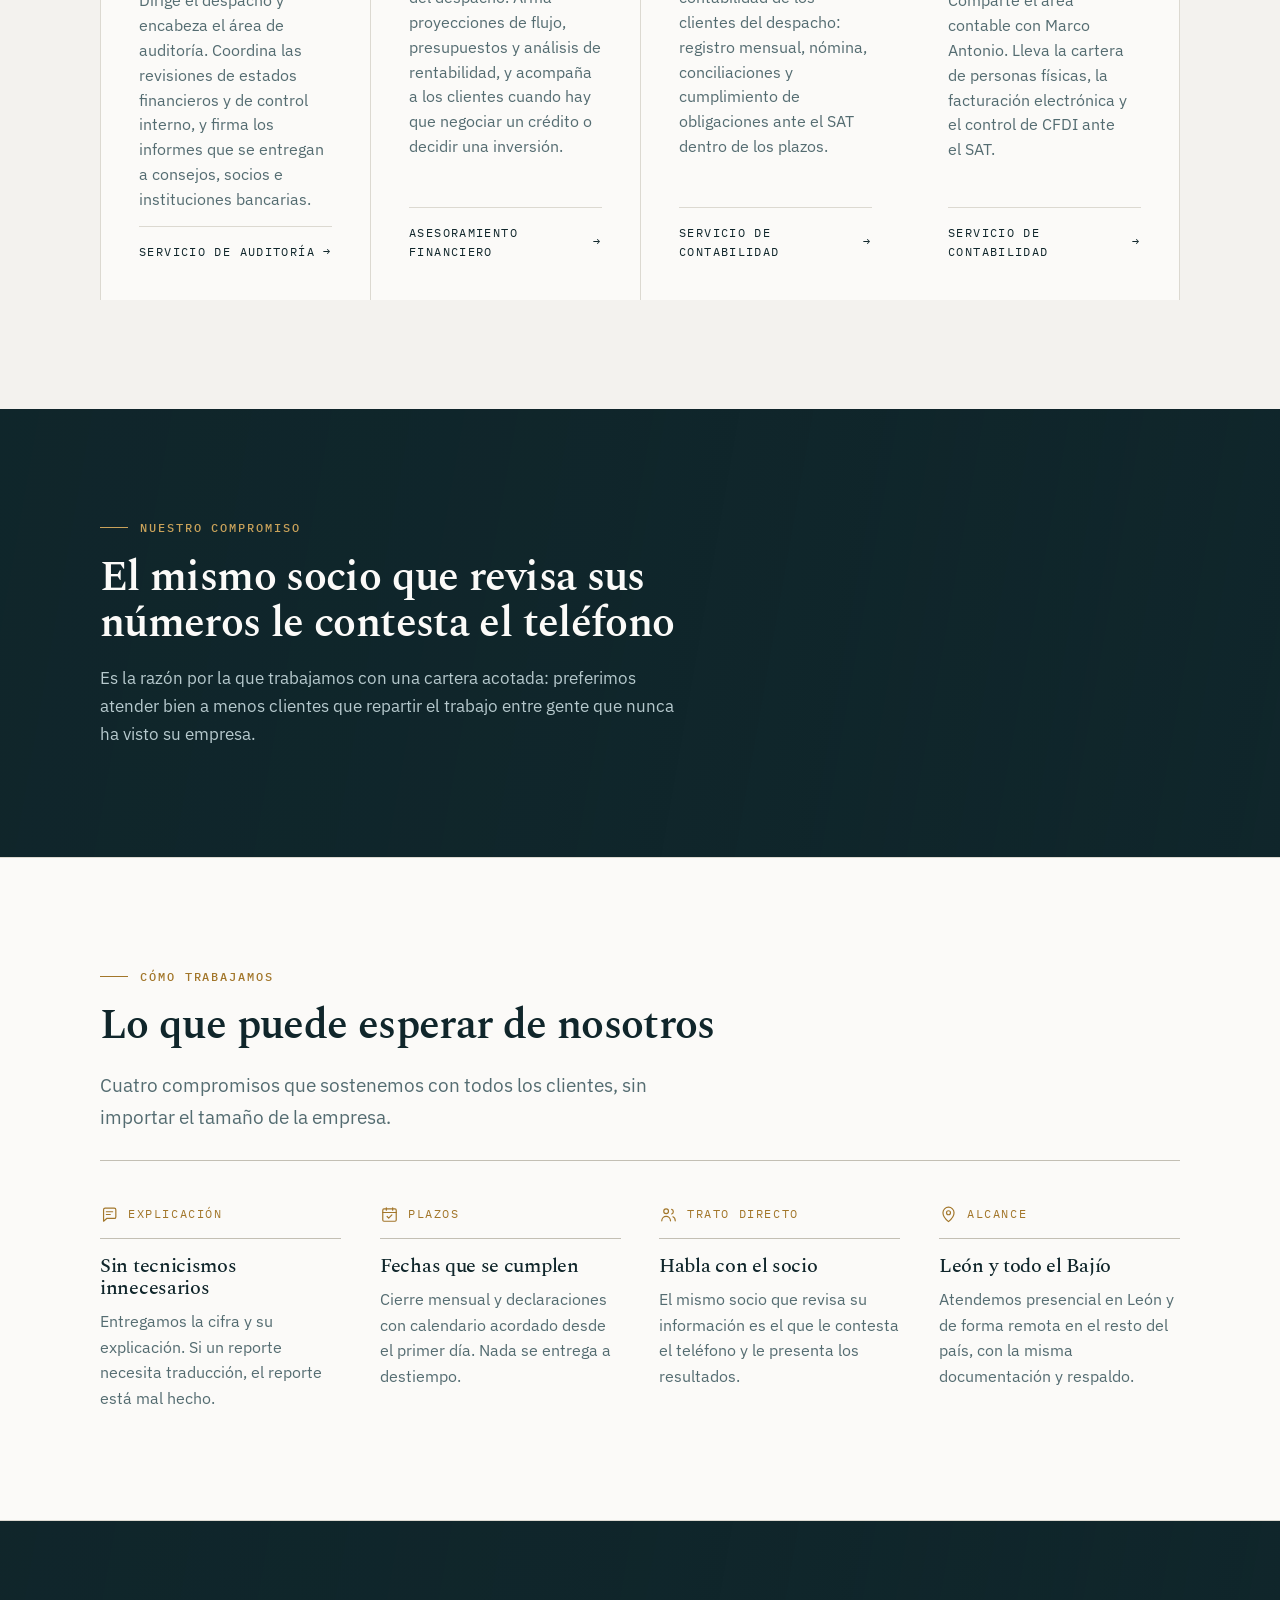
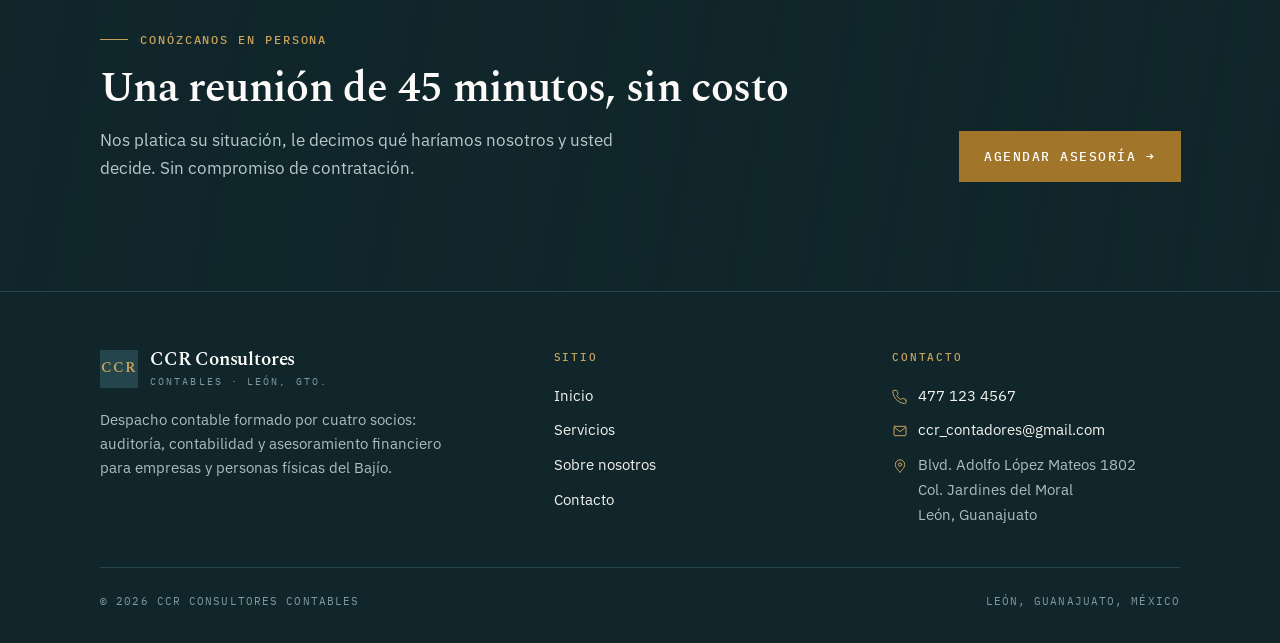
<file: nosotros.html>
<!DOCTYPE html>
<html lang="es-MX">
<head>
<meta charset="UTF-8">
<meta name="viewport" content="width=device-width, initial-scale=1">
<title>Sobre nosotros | CCR Consultores Contables</title>
<meta name="description" content="Los cuatro socios de CCR Consultores Contables en León, Guanajuato, y el servicio que dirige cada uno.">
<link rel="icon" href="data:image/svg+xml,%3Csvg xmlns='http://www.w3.org/2000/svg' viewBox='0 0 64 64'%3E%3Crect width='64' height='64' fill='%2310262B'/%3E%3Ctext x='32' y='42' font-family='Georgia,serif' font-size='26' fill='%23C9A25A' text-anchor='middle'%3ECCR%3C/text%3E%3C/svg%3E">
<link rel="preconnect" href="https://fonts.googleapis.com">
<link rel="preconnect" href="https://fonts.gstatic.com" crossorigin>
<link rel="stylesheet" href="https://fonts.googleapis.com/css2?family=Spectral:wght@500;600&family=IBM+Plex+Sans:wght@400;500&family=IBM+Plex+Mono:wght@400;500&display=swap">
<link rel="stylesheet" href="styles.css">
<script>document.documentElement.className += ' js';</script>
</head>
<body>

<header class="site-header">
  <div class="wrap header-inner">
    <a class="brand" href="index.html">
      <span class="mark">CCR</span>
      <span>
        <span class="name">CCR Consultores</span>
        <span class="sub">Contables · León, Gto.</span>
      </span>
    </a>
    <nav class="nav" id="nav">
      <a href="index.html">Inicio</a>
      <a href="servicios.html">Servicios</a>
      <a href="nosotros.html" aria-current="page">Sobre nosotros</a>
      <a href="contacto.html">Contacto</a>
    </nav>
    <a class="header-cta" href="tel:+524771234567">
      <svg width="14" height="14" viewBox="0 0 24 24" fill="none" stroke="currentColor" stroke-width="2" aria-hidden="true"><path d="M22 16.9v3a2 2 0 0 1-2.2 2 19.8 19.8 0 0 1-8.6-3.1 19.5 19.5 0 0 1-6-6A19.8 19.8 0 0 1 2.1 4.2 2 2 0 0 1 4.1 2h3a2 2 0 0 1 2 1.7c.1 1 .4 1.9.7 2.8a2 2 0 0 1-.5 2.1L8.1 9.9a16 16 0 0 0 6 6l1.3-1.2a2 2 0 0 1 2.1-.5c.9.3 1.8.6 2.8.7a2 2 0 0 1 1.7 2z"/></svg>
      477 123 4567
    </a>
    <button class="burger" id="burger" aria-label="Abrir menú" aria-expanded="false" aria-controls="nav"><span></span></button>
  </div>
</header>

<main>

  <section class="hero" style="padding-bottom:clamp(40px,5vw,64px)">
    <div class="wrap">
      <p class="eyebrow anim anim-up">Sobre nosotros</p>
      <h1 class="anim anim-up" style="--d:.08s; margin:22px 0 24px; max-width:17ch">El despacho son sus cuatro socios</h1>
      <p class="lead anim anim-up" style="--d:.16s">CCR Consultores Contables se formó en León, Guanajuato, con una idea simple: que quien revisa sus números sea la misma persona que se los explica. Somos cuatro socios y cada trabajo lo firma el especialista en esa materia, de la primera reunión a la entrega final.</p>
    </div>
  </section>

  <section style="padding-top:0">
    <div class="wrap">
      <div class="figure figure-frame fill anim anim-zoom ratio ratio-21-9">
        <img src="img/oficina.jpg" alt="Oficina de CCR Consultores Contables con vista a la ciudad de León" loading="lazy" width="1800" height="1200">
      </div>
    </div>
  </section>

  <section style="padding-top:clamp(48px,6vw,80px)">
    <div class="wrap">
      <div class="sec-head anim anim-up">
        <p class="eyebrow">Los socios</p>
        <div class="row">
          <h2>Quién hace qué</h2>
          <p class="lead">Sin ejecutivos intermediarios: usted trata directo con el socio a cargo de su asunto.</p>
        </div>
      </div>

      <div class="socios">
        <article class="socio anim anim-up">
          <span class="monogram">MC</span>
          <div>
            <h3>Mario Alberto Campos Rocha</h3>
            <span class="role">Director General y Auditor</span>
          </div>
          <p>Dirige el despacho y encabeza el área de auditoría. Coordina las revisiones de estados financieros y de control interno, y firma los informes que se entregan a consejos, socios e instituciones bancarias.</p>
          <a class="link" href="servicios.html#auditoria">Servicio de Auditoría <span class="arrow">&rarr;</span></a>
        </article>

        <article class="socio anim anim-up" style="--d:.1s">
          <span class="monogram">JC</span>
          <div>
            <h3>Juan Pablo Chávez Acosta</h3>
            <span class="role">Consultor Financiero</span>
          </div>
          <p>Lleva el área financiera del despacho. Arma proyecciones de flujo, presupuestos y análisis de rentabilidad, y acompaña a los clientes cuando hay que negociar un crédito o decidir una inversión.</p>
          <a class="link" href="servicios.html#financiero">Asesoramiento Financiero <span class="arrow">&rarr;</span></a>
        </article>

        <article class="socio anim anim-up" style="--d:.2s">
          <span class="monogram">MR</span>
          <div>
            <h3>Marco Antonio Rodríguez Cruz</h3>
            <span class="role">Consultor Contable</span>
          </div>
          <p>Responsable de la contabilidad de los clientes del despacho: registro mensual, nómina, conciliaciones y cumplimiento de obligaciones ante el SAT dentro de los plazos.</p>
          <a class="link" href="servicios.html#contabilidad">Servicio de Contabilidad <span class="arrow">&rarr;</span></a>
        </article>

        <article class="socio anim anim-up" style="--d:.3s">
          <span class="monogram">AR</span>
          <div>
            <h3>Alejandro Rodríguez Paredes</h3>
            <span class="role">Consultor Contable</span>
          </div>
          <p>Comparte el área contable con Marco Antonio. Lleva la cartera de personas físicas, la facturación electrónica y el control de CFDI ante el SAT.</p>
          <a class="link" href="servicios.html#contabilidad">Servicio de Contabilidad <span class="arrow">&rarr;</span></a>
        </article>
      </div>
    </div>
  </section>

  <!-- ================= BANDA CON PARALLAX ================= -->
  <section class="parallax">
    <div class="bg-clip"><img class="bg" src="img/edificios.jpg" alt="" aria-hidden="true" loading="lazy"></div>
    <div class="wrap">
      <div style="max-width:58ch">
        <p class="eyebrow anim anim-up">Nuestro compromiso</p>
        <h2 class="anim anim-up" style="--d:.08s; margin:18px 0 16px">El mismo socio que revisa sus números le contesta el teléfono</h2>
        <p class="anim anim-up" style="--d:.16s">Es la razón por la que trabajamos con una cartera acotada: preferimos atender bien a menos clientes que repartir el trabajo entre gente que nunca ha visto su empresa.</p>
      </div>
    </div>
  </section>

  <section class="band">
    <div class="wrap">
      <div class="sec-head anim anim-up">
        <p class="eyebrow">Cómo trabajamos</p>
        <div class="row">
          <h2>Lo que puede esperar de nosotros</h2>
          <p class="lead">Cuatro compromisos que sostenemos con todos los clientes, sin importar el tamaño de la empresa.</p>
        </div>
      </div>

      <div class="values" style="margin-top:44px">
        <div class="value anim anim-up">
          <span class="k"><svg class="icon" viewBox="0 0 24 24" aria-hidden="true"><path d="M20 15a2 2 0 0 1-2 2H8.5L4.5 20.5V6a2 2 0 0 1 2-2h11.5a2 2 0 0 1 2 2z"/><path d="M8 8.5h8M8 12h5"/></svg>Explicación</span>
          <h3>Sin tecnicismos innecesarios</h3>
          <p>Entregamos la cifra y su explicación. Si un reporte necesita traducción, el reporte está mal hecho.</p>
        </div>
        <div class="value anim anim-up" style="--d:.1s">
          <span class="k"><svg class="icon" viewBox="0 0 24 24" aria-hidden="true"><rect x="3.5" y="5" width="17" height="15.5" rx="1.5"/><path d="M3.5 9.5h17M8 3.5v3M16 3.5v3"/><path d="m9 14.5 2 2 4-4"/></svg>Plazos</span>
          <h3>Fechas que se cumplen</h3>
          <p>Cierre mensual y declaraciones con calendario acordado desde el primer día. Nada se entrega a destiempo.</p>
        </div>
        <div class="value anim anim-up" style="--d:.2s">
          <span class="k"><svg class="icon" viewBox="0 0 24 24" aria-hidden="true"><circle cx="9" cy="8" r="3"/><path d="M3.5 20c0-3.1 2.5-5.6 5.5-5.6s5.5 2.5 5.5 5.6"/><path d="M16 5.6a3 3 0 0 1 0 5.7"/><path d="M17.6 14.9c1.8.8 2.9 2.7 2.9 5.1"/></svg>Trato directo</span>
          <h3>Habla con el socio</h3>
          <p>El mismo socio que revisa su información es el que le contesta el teléfono y le presenta los resultados.</p>
        </div>
        <div class="value anim anim-up" style="--d:.3s">
          <span class="k"><svg class="icon" viewBox="0 0 24 24" aria-hidden="true"><path d="M12 21s7-5.6 7-11.2A7 7 0 0 0 5 9.8C5 15.4 12 21 12 21z"/><circle cx="12" cy="9.8" r="2.5"/></svg>Alcance</span>
          <h3>León y todo el Bajío</h3>
          <p>Atendemos presencial en León y de forma remota en el resto del país, con la misma documentación y respaldo.</p>
        </div>
      </div>
    </div>
  </section>

  <section class="cta-band parallax">
    <div class="bg-clip"><img class="bg" src="img/acuerdo.jpg" alt="" aria-hidden="true" loading="lazy"></div>
    <div class="wrap cta-inner">
      <div class="anim anim-up">
        <p class="eyebrow">Conózcanos en persona</p>
        <h2 style="margin:16px 0 14px">Una reunión de 45 minutos, sin costo</h2>
        <p>Nos platica su situación, le decimos qué haríamos nosotros y usted decide. Sin compromiso de contratación.</p>
      </div>
      <div class="actions anim anim-up" style="--d:.12s">
        <a class="btn" href="contacto.html">Agendar asesoría <span class="arrow">&rarr;</span></a>
      </div>
    </div>
  </section>

</main>

<footer class="site-footer">
  <div class="wrap">
    <div class="footer-grid">
      <div>
        <a class="brand" href="index.html">
          <span class="mark">CCR</span>
          <span>
            <span class="name">CCR Consultores</span>
            <span class="sub">Contables · León, Gto.</span>
          </span>
        </a>
        <p class="about">Despacho contable formado por cuatro socios: auditoría, contabilidad y asesoramiento financiero para empresas y personas físicas del Bajío.</p>
      </div>
      <div>
        <h4>Sitio</h4>
        <ul>
          <li><a href="index.html">Inicio</a></li>
          <li><a href="servicios.html">Servicios</a></li>
          <li><a href="nosotros.html">Sobre nosotros</a></li>
          <li><a href="contacto.html">Contacto</a></li>
        </ul>
      </div>
      <div>
        <h4>Contacto</h4>
        <ul>
          <li><svg class="icon" viewBox="0 0 24 24" aria-hidden="true"><path d="M21 16.9v3a2 2 0 0 1-2.2 2 19.8 19.8 0 0 1-8.6-3.1 19.5 19.5 0 0 1-6-6A19.8 19.8 0 0 1 1.1 4.2 2 2 0 0 1 3.1 2h3a2 2 0 0 1 2 1.7c.1 1 .4 1.9.7 2.8a2 2 0 0 1-.5 2.1L7.1 9.9a16 16 0 0 0 6 6l1.3-1.2a2 2 0 0 1 2.1-.5c.9.3 1.8.6 2.8.7a2 2 0 0 1 1.7 2z"/></svg><a href="tel:+524771234567">477 123 4567</a></li>
          <li><svg class="icon" viewBox="0 0 24 24" aria-hidden="true"><rect x="3" y="5" width="18" height="14" rx="1.5"/><path d="m3.6 6.6 8.4 6.4 8.4-6.4"/></svg><a href="mailto:ccr_contadores@gmail.com">ccr_contadores@gmail.com</a></li>
          <li><svg class="icon" viewBox="0 0 24 24" aria-hidden="true"><path d="M12 21s7-5.6 7-11.2A7 7 0 0 0 5 9.8C5 15.4 12 21 12 21z"/><circle cx="12" cy="9.8" r="2.5"/></svg>Blvd. Adolfo López Mateos 1802<br>Col. Jardines del Moral<br>León, Guanajuato</li>
        </ul>
      </div>
    </div>
    <div class="legal">
      <span>&copy; 2026 CCR Consultores Contables</span>
      <span>León, Guanajuato, México</span>
    </div>
  </div>
</footer>

<script src="script.js"></script>
</body>
</html>
</file>
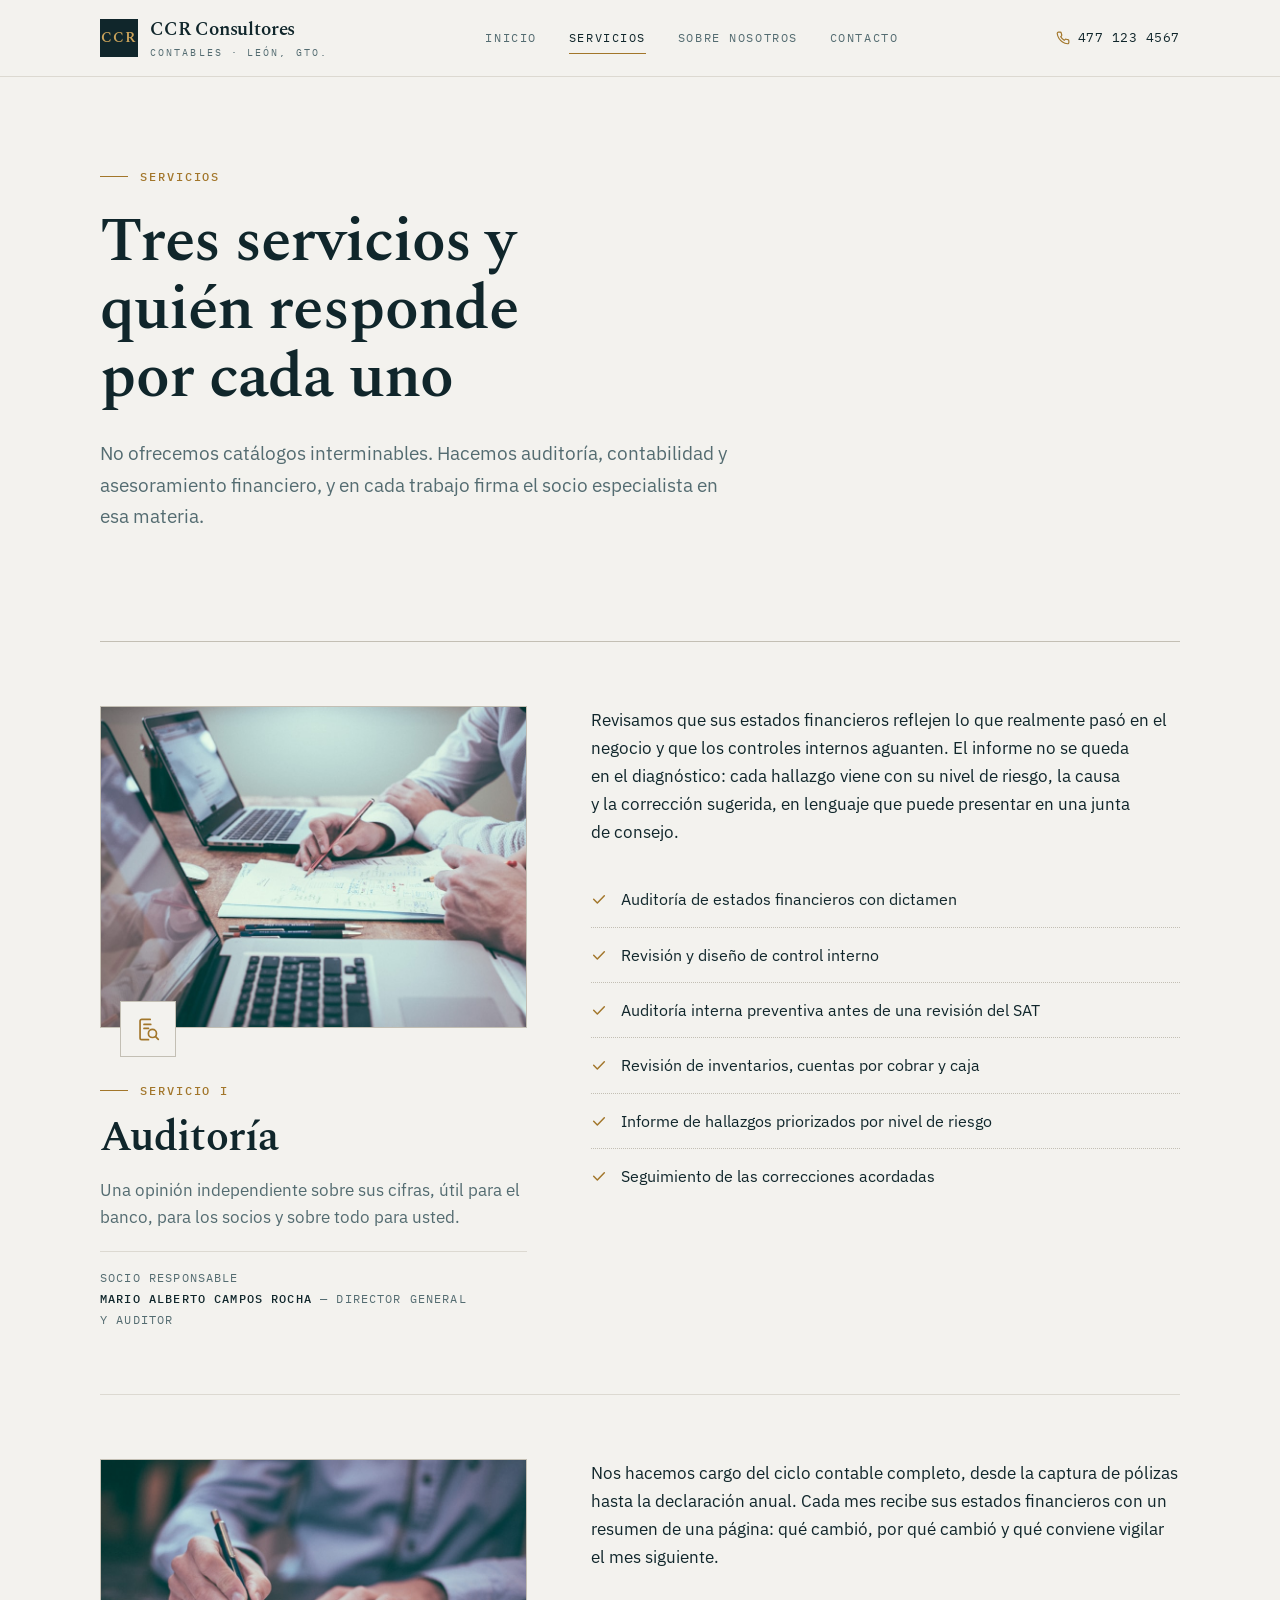
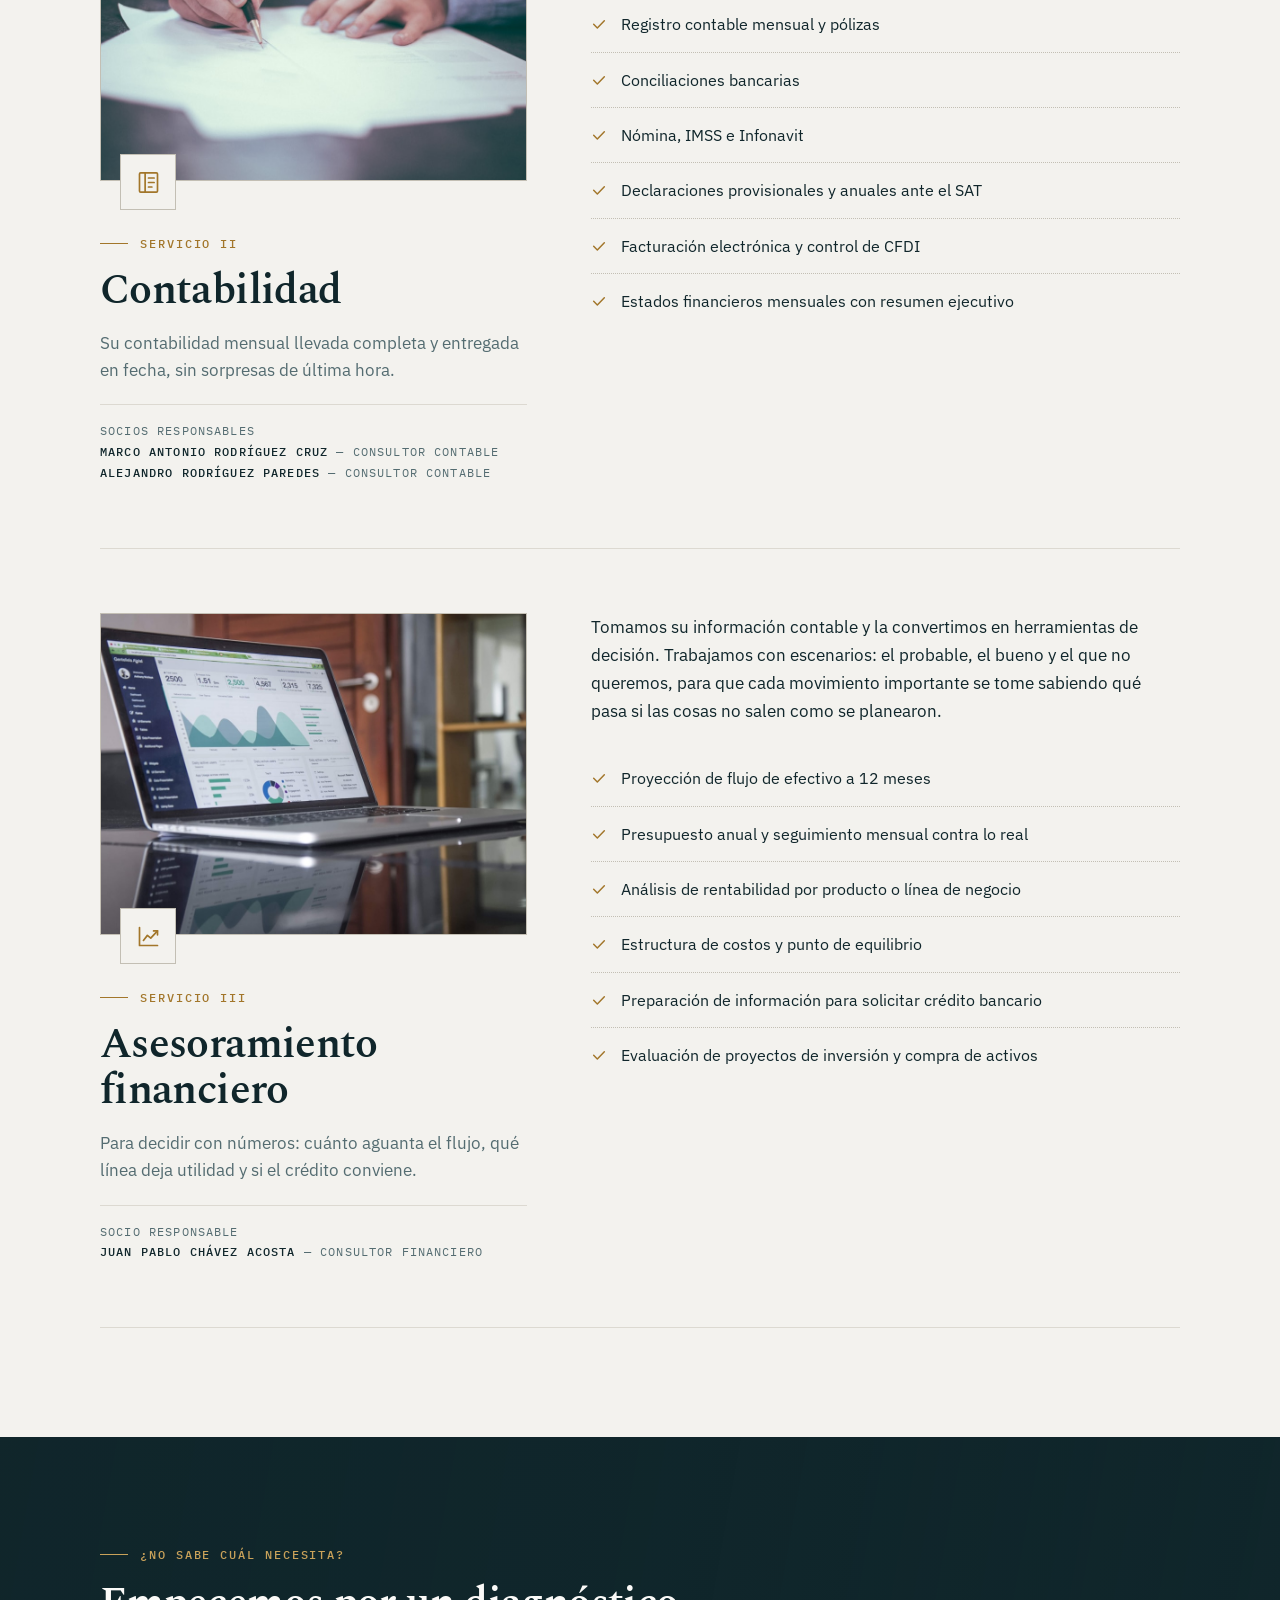
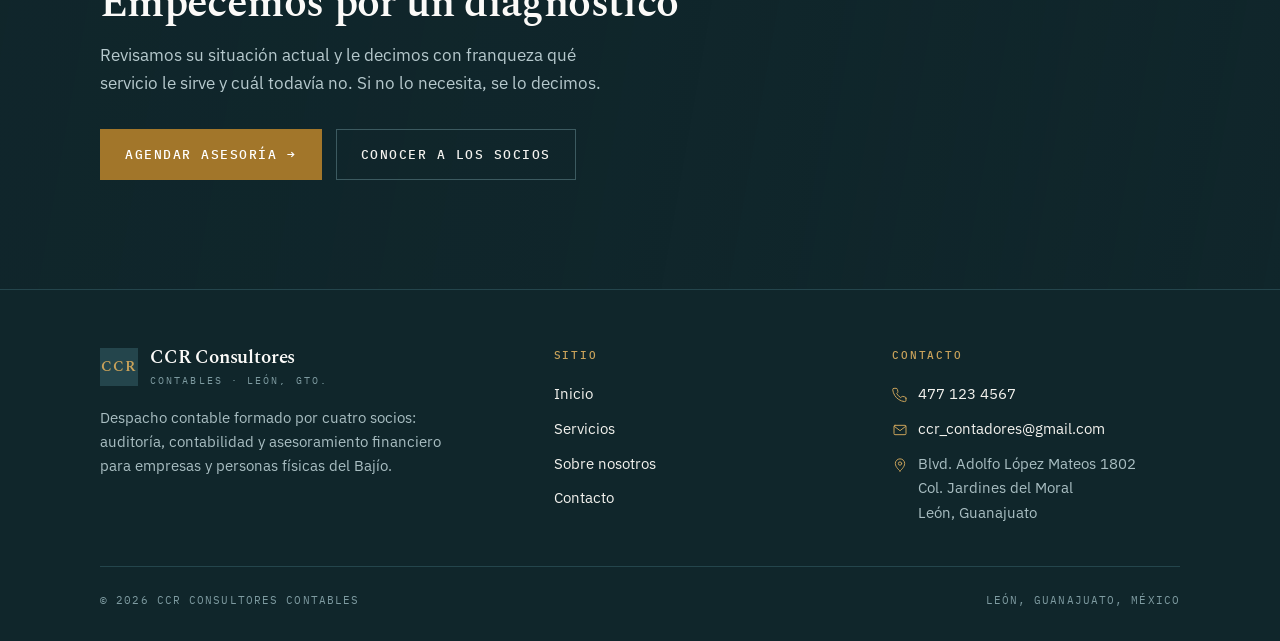
<file: servicios.html>
<!DOCTYPE html>
<html lang="es-MX">
<head>
<meta charset="UTF-8">
<meta name="viewport" content="width=device-width, initial-scale=1">
<title>Servicios | CCR Consultores Contables</title>
<meta name="description" content="Auditoría, contabilidad y asesoramiento financiero en León, Guanajuato. Cada servicio dirigido por el socio responsable.">
<link rel="icon" href="data:image/svg+xml,%3Csvg xmlns='http://www.w3.org/2000/svg' viewBox='0 0 64 64'%3E%3Crect width='64' height='64' fill='%2310262B'/%3E%3Ctext x='32' y='42' font-family='Georgia,serif' font-size='26' fill='%23C9A25A' text-anchor='middle'%3ECCR%3C/text%3E%3C/svg%3E">
<link rel="preconnect" href="https://fonts.googleapis.com">
<link rel="preconnect" href="https://fonts.gstatic.com" crossorigin>
<link rel="stylesheet" href="https://fonts.googleapis.com/css2?family=Spectral:wght@500;600&family=IBM+Plex+Sans:wght@400;500&family=IBM+Plex+Mono:wght@400;500&display=swap">
<link rel="stylesheet" href="styles.css">
<script>document.documentElement.className += ' js';</script>
</head>
<body>

<header class="site-header">
  <div class="wrap header-inner">
    <a class="brand" href="index.html">
      <span class="mark">CCR</span>
      <span>
        <span class="name">CCR Consultores</span>
        <span class="sub">Contables · León, Gto.</span>
      </span>
    </a>
    <nav class="nav" id="nav">
      <a href="index.html">Inicio</a>
      <a href="servicios.html" aria-current="page">Servicios</a>
      <a href="nosotros.html">Sobre nosotros</a>
      <a href="contacto.html">Contacto</a>
    </nav>
    <a class="header-cta" href="tel:+524771234567">
      <svg width="14" height="14" viewBox="0 0 24 24" fill="none" stroke="currentColor" stroke-width="2" aria-hidden="true"><path d="M22 16.9v3a2 2 0 0 1-2.2 2 19.8 19.8 0 0 1-8.6-3.1 19.5 19.5 0 0 1-6-6A19.8 19.8 0 0 1 2.1 4.2 2 2 0 0 1 4.1 2h3a2 2 0 0 1 2 1.7c.1 1 .4 1.9.7 2.8a2 2 0 0 1-.5 2.1L8.1 9.9a16 16 0 0 0 6 6l1.3-1.2a2 2 0 0 1 2.1-.5c.9.3 1.8.6 2.8.7a2 2 0 0 1 1.7 2z"/></svg>
      477 123 4567
    </a>
    <button class="burger" id="burger" aria-label="Abrir menú" aria-expanded="false" aria-controls="nav"><span></span></button>
  </div>
</header>

<main>

  <section class="hero" style="padding-bottom:0">
    <div class="wrap">
      <p class="eyebrow anim anim-up">Servicios</p>
      <h1 class="anim anim-up" style="--d:.08s; margin:22px 0 24px; max-width:16ch">Tres servicios y quién responde por cada uno</h1>
      <p class="lead anim anim-up" style="--d:.16s">No ofrecemos catálogos interminables. Hacemos auditoría, contabilidad y asesoramiento financiero, y en cada trabajo firma el socio especialista en esa materia.</p>
    </div>
  </section>

  <section>
    <div class="wrap">

      <!-- ---------- AUDITORÍA ---------- -->
      <article class="svc" id="auditoria">
        <div class="svc-aside anim anim-left">
          <div class="figure figure-frame fill svc-figure">
            <img src="img/auditoria.jpg" alt="Dos personas revisando papeles de trabajo y estados financieros" loading="lazy" width="1000" height="667">
          </div>
          <div class="icon-box"><svg class="icon" viewBox="0 0 24 24" aria-hidden="true"><path d="M13.5 3H6a1.5 1.5 0 0 0-1.5 1.5v15A1.5 1.5 0 0 0 6 21h6"/><path d="M8 7.5h6M8 11h4"/><circle cx="15.5" cy="15.5" r="3.6"/><path d="m18.3 18.3 2.4 2.4"/></svg></div>
          <p class="eyebrow">Servicio I</p>
          <h2>Auditoría</h2>
          <p class="lead" style="font-size:16.5px">Una opinión independiente sobre sus cifras, útil para el banco, para los socios y sobre todo para usted.</p>
          <p class="owner">Socio responsable<br><strong>Mario Alberto Campos Rocha</strong> — Director General y Auditor</p>
        </div>
        <div class="anim anim-right" style="--d:.1s">
          <p>Revisamos que sus estados financieros reflejen lo que realmente pasó en el negocio y que los controles internos aguanten. El informe no se queda en el diagnóstico: cada hallazgo viene con su nivel de riesgo, la causa y la corrección sugerida, en lenguaje que puede presentar en una junta de consejo.</p>
          <ul class="checklist">
            <li>Auditoría de estados financieros con dictamen</li>
            <li>Revisión y diseño de control interno</li>
            <li>Auditoría interna preventiva antes de una revisión del SAT</li>
            <li>Revisión de inventarios, cuentas por cobrar y caja</li>
            <li>Informe de hallazgos priorizados por nivel de riesgo</li>
            <li>Seguimiento de las correcciones acordadas</li>
          </ul>
        </div>
      </article>

      <!-- ---------- CONTABILIDAD ---------- -->
      <article class="svc" id="contabilidad">
        <div class="svc-aside anim anim-left">
          <div class="figure figure-frame fill svc-figure">
            <img src="img/contabilidad.jpg" alt="Persona firmando documentos contables en un escritorio" loading="lazy" width="1000" height="667">
          </div>
          <div class="icon-box"><svg class="icon" viewBox="0 0 24 24" aria-hidden="true"><rect x="4" y="3.5" width="16" height="17" rx="1"/><path d="M9 3.5v17"/><path d="M12 8h5M12 12h5M12 16h3"/></svg></div>
          <p class="eyebrow">Servicio II</p>
          <h2>Contabilidad</h2>
          <p class="lead" style="font-size:16.5px">Su contabilidad mensual llevada completa y entregada en fecha, sin sorpresas de última hora.</p>
          <p class="owner">Socios responsables<br><strong>Marco Antonio Rodríguez Cruz</strong> — Consultor Contable<br><strong>Alejandro Rodríguez Paredes</strong> — Consultor Contable</p>
        </div>
        <div class="anim anim-right" style="--d:.1s">
          <p>Nos hacemos cargo del ciclo contable completo, desde la captura de pólizas hasta la declaración anual. Cada mes recibe sus estados financieros con un resumen de una página: qué cambió, por qué cambió y qué conviene vigilar el mes siguiente.</p>
          <ul class="checklist">
            <li>Registro contable mensual y pólizas</li>
            <li>Conciliaciones bancarias</li>
            <li>Nómina, IMSS e Infonavit</li>
            <li>Declaraciones provisionales y anuales ante el SAT</li>
            <li>Facturación electrónica y control de CFDI</li>
            <li>Estados financieros mensuales con resumen ejecutivo</li>
          </ul>
        </div>
      </article>

      <!-- ---------- FINANCIERO ---------- -->
      <article class="svc" id="financiero">
        <div class="svc-aside anim anim-left">
          <div class="figure figure-frame fill svc-figure">
            <img src="img/finanzas.jpg" alt="Pantalla con indicadores financieros y gráficas de seguimiento" loading="lazy" width="1000" height="667">
          </div>
          <div class="icon-box"><svg class="icon" viewBox="0 0 24 24" aria-hidden="true"><path d="M4 4v16h16"/><path d="m7.5 15.5 3.5-4.5 3 2.5L20 7"/><path d="M16.5 7H20v3.5"/></svg></div>
          <p class="eyebrow">Servicio III</p>
          <h2>Asesoramiento financiero</h2>
          <p class="lead" style="font-size:16.5px">Para decidir con números: cuánto aguanta el flujo, qué línea deja utilidad y si el crédito conviene.</p>
          <p class="owner">Socio responsable<br><strong>Juan Pablo Chávez Acosta</strong> — Consultor Financiero</p>
        </div>
        <div class="anim anim-right" style="--d:.1s">
          <p>Tomamos su información contable y la convertimos en herramientas de decisión. Trabajamos con escenarios: el probable, el bueno y el que no queremos, para que cada movimiento importante se tome sabiendo qué pasa si las cosas no salen como se planearon.</p>
          <ul class="checklist">
            <li>Proyección de flujo de efectivo a 12 meses</li>
            <li>Presupuesto anual y seguimiento mensual contra lo real</li>
            <li>Análisis de rentabilidad por producto o línea de negocio</li>
            <li>Estructura de costos y punto de equilibrio</li>
            <li>Preparación de información para solicitar crédito bancario</li>
            <li>Evaluación de proyectos de inversión y compra de activos</li>
          </ul>
        </div>
      </article>

    </div>
  </section>

  <section class="cta-band parallax">
    <div class="bg-clip"><img class="bg" src="img/acuerdo.jpg" alt="" aria-hidden="true" loading="lazy"></div>
    <div class="wrap cta-inner">
      <div class="anim anim-up">
        <p class="eyebrow">¿No sabe cuál necesita?</p>
        <h2 style="margin:16px 0 14px">Empecemos por un diagnóstico</h2>
        <p>Revisamos su situación actual y le decimos con franqueza qué servicio le sirve y cuál todavía no. Si no lo necesita, se lo decimos.</p>
      </div>
      <div class="actions anim anim-up" style="--d:.12s">
        <a class="btn" href="contacto.html">Agendar asesoría <span class="arrow">&rarr;</span></a>
        <a class="btn btn-ghost" href="nosotros.html">Conocer a los socios</a>
      </div>
    </div>
  </section>

</main>

<footer class="site-footer">
  <div class="wrap">
    <div class="footer-grid">
      <div>
        <a class="brand" href="index.html">
          <span class="mark">CCR</span>
          <span>
            <span class="name">CCR Consultores</span>
            <span class="sub">Contables · León, Gto.</span>
          </span>
        </a>
        <p class="about">Despacho contable formado por cuatro socios: auditoría, contabilidad y asesoramiento financiero para empresas y personas físicas del Bajío.</p>
      </div>
      <div>
        <h4>Sitio</h4>
        <ul>
          <li><a href="index.html">Inicio</a></li>
          <li><a href="servicios.html">Servicios</a></li>
          <li><a href="nosotros.html">Sobre nosotros</a></li>
          <li><a href="contacto.html">Contacto</a></li>
        </ul>
      </div>
      <div>
        <h4>Contacto</h4>
        <ul>
          <li><svg class="icon" viewBox="0 0 24 24" aria-hidden="true"><path d="M21 16.9v3a2 2 0 0 1-2.2 2 19.8 19.8 0 0 1-8.6-3.1 19.5 19.5 0 0 1-6-6A19.8 19.8 0 0 1 1.1 4.2 2 2 0 0 1 3.1 2h3a2 2 0 0 1 2 1.7c.1 1 .4 1.9.7 2.8a2 2 0 0 1-.5 2.1L7.1 9.9a16 16 0 0 0 6 6l1.3-1.2a2 2 0 0 1 2.1-.5c.9.3 1.8.6 2.8.7a2 2 0 0 1 1.7 2z"/></svg><a href="tel:+524771234567">477 123 4567</a></li>
          <li><svg class="icon" viewBox="0 0 24 24" aria-hidden="true"><rect x="3" y="5" width="18" height="14" rx="1.5"/><path d="m3.6 6.6 8.4 6.4 8.4-6.4"/></svg><a href="mailto:ccr_contadores@gmail.com">ccr_contadores@gmail.com</a></li>
          <li><svg class="icon" viewBox="0 0 24 24" aria-hidden="true"><path d="M12 21s7-5.6 7-11.2A7 7 0 0 0 5 9.8C5 15.4 12 21 12 21z"/><circle cx="12" cy="9.8" r="2.5"/></svg>Blvd. Adolfo López Mateos 1802<br>Col. Jardines del Moral<br>León, Guanajuato</li>
        </ul>
      </div>
    </div>
    <div class="legal">
      <span>&copy; 2026 CCR Consultores Contables</span>
      <span>León, Guanajuato, México</span>
    </div>
  </div>
</footer>

<script src="script.js"></script>
</body>
</html>
</file>
<file: styles.css>
/* ==========================================================================
   CCR Consultores Contables - hoja de estilos unica
   Paleta "libro mayor": tinta petroleo / papel / laton
   ========================================================================== */

:root{
  --ink:        #10262B;
  --ink-2:      #1B3A41;
  --paper:      #F3F2EE;
  --paper-2:    #FBFAF8;
  --brass:      #A2762A;
  --brass-soft: #C9A25A;
  --slate:      #546C71;
  --line:       #DCD9D1;
  --line-2:     #C3BFB4;

  --serif: "Spectral", Georgia, "Times New Roman", serif;
  --sans:  "IBM Plex Sans", "Segoe UI", Helvetica, Arial, sans-serif;
  --mono:  "IBM Plex Mono", "Courier New", monospace;

  --wrap: 1160px;
  --pad: clamp(20px, 4vw, 40px);
  --sec: clamp(64px, 8.5vw, 116px);
}

*,*::before,*::after{ box-sizing:border-box; }

html{ scroll-behavior:smooth; }

body{
  margin:0;
  background:var(--paper);
  color:var(--ink);
  font-family:var(--sans);
  font-size:17px;
  line-height:1.65;
  -webkit-font-smoothing:antialiased;
}

img{ max-width:100%; display:block; }
a{ color:inherit; }

::selection{ background:var(--brass); color:#fff; }

:focus-visible{
  outline:2px solid var(--brass);
  outline-offset:3px;
}

/* ---------- Tipografia ---------- */

h1,h2,h3{
  font-family:var(--serif);
  font-weight:600;
  letter-spacing:-0.015em;
  line-height:1.1;
  text-wrap:balance;
  margin:0;
}

h1{ font-size:clamp(38px, 5.2vw, 62px); }
h2{ font-size:clamp(28px, 3.4vw, 42px); }
h3{ font-size:clamp(21px, 2vw, 26px); font-weight:500; }

p{ margin:0; text-wrap:pretty; }

.lead{
  font-size:clamp(17px, 1.5vw, 20px);
  color:var(--slate);
  max-width:60ch;
}

.eyebrow{
  font-family:var(--mono);
  font-size:12px;
  font-weight:500;
  letter-spacing:0.16em;
  text-transform:uppercase;
  color:var(--brass);
  display:flex;
  align-items:center;
  gap:12px;
  margin:0;
}
.eyebrow::before{
  content:"";
  width:28px;
  height:1px;
  background:var(--brass);
  flex:none;
}

/* ---------- Estructura ---------- */

.wrap{
  width:100%;
  max-width:var(--wrap);
  margin-inline:auto;
  padding-inline:var(--pad);
}

section{ padding-block:var(--sec); }

.sec-head{
  display:flex;
  flex-direction:column;
  gap:16px;
  padding-bottom:28px;
  border-bottom:1px solid var(--line-2);
  margin-bottom:8px;
}
.sec-head .row{
  display:flex;
  flex-wrap:wrap;
  align-items:flex-end;
  justify-content:space-between;
  gap:20px 40px;
}
.sec-head p.lead{ max-width:52ch; }

.band{ background:var(--paper-2); border-block:1px solid var(--line); }

/* ---------- Botones ---------- */

.btn{
  display:inline-flex;
  align-items:center;
  gap:10px;
  padding:14px 24px;
  font-family:var(--mono);
  font-size:12.5px;
  font-weight:500;
  letter-spacing:0.12em;
  text-transform:uppercase;
  text-decoration:none;
  border:1px solid var(--ink);
  background:var(--ink);
  color:var(--paper-2);
  cursor:pointer;
  transition:background .25s ease, color .25s ease, border-color .25s ease;
}
.btn:hover{ background:var(--ink-2); border-color:var(--ink-2); }

.btn-ghost{
  background:transparent;
  color:var(--ink);
  border-color:var(--line-2);
}
.btn-ghost:hover{ background:transparent; border-color:var(--ink); color:var(--ink); }

.btn .arrow{ transition:transform .25s ease; }
.btn:hover .arrow{ transform:translateX(4px); }

.actions{ display:flex; flex-wrap:wrap; gap:14px; }

/* ---------- Encabezado ---------- */

.site-header{
  position:sticky;
  top:0;
  z-index:50;
  background:var(--paper);
  border-bottom:1px solid var(--line);
  transition:box-shadow .3s ease;
}
.site-header.is-stuck{ box-shadow:0 1px 14px rgba(16,38,43,.09); }

.header-inner{
  display:flex;
  align-items:center;
  justify-content:space-between;
  gap:24px;
  min-height:76px;
}

.brand{
  display:flex;
  align-items:center;
  gap:12px;
  text-decoration:none;
}
.brand .mark{
  width:38px; height:38px;
  flex:none;
  display:grid;
  place-items:center;
  background:var(--ink);
  color:var(--brass-soft);
  font-family:var(--serif);
  font-size:15px;
  font-weight:600;
  letter-spacing:0.06em;
}
.brand .name{
  font-family:var(--serif);
  font-size:19px;
  font-weight:600;
  line-height:1.05;
  letter-spacing:-0.01em;
}
.brand .sub{
  display:block;
  font-family:var(--mono);
  font-size:9.5px;
  font-weight:400;
  letter-spacing:0.22em;
  text-transform:uppercase;
  color:var(--slate);
  margin-top:2px;
}

.nav{ display:flex; align-items:center; gap:32px; }
.nav a{
  font-family:var(--mono);
  font-size:12px;
  letter-spacing:0.13em;
  text-transform:uppercase;
  text-decoration:none;
  color:var(--slate);
  padding-block:6px;
  border-bottom:1.5px solid transparent;
  transition:color .2s ease, border-color .2s ease;
}
.nav a:hover{ color:var(--ink); }
.nav a[aria-current="page"]{ color:var(--ink); border-bottom-color:var(--brass); }

.header-cta{
  display:flex;
  align-items:center;
  gap:8px;
  font-family:var(--mono);
  font-size:13px;
  letter-spacing:0.04em;
  text-decoration:none;
  color:var(--ink);
  font-variant-numeric:tabular-nums;
  white-space:nowrap;
}
.header-cta svg{ color:var(--brass); }
.header-cta:hover{ color:var(--brass); }

.burger{
  display:none;
  width:42px; height:42px;
  background:none;
  border:1px solid var(--line-2);
  cursor:pointer;
  padding:0;
  place-items:center;
}
.burger span{
  display:block;
  width:18px; height:1.5px;
  background:var(--ink);
  position:relative;
}
.burger span::before,.burger span::after{
  content:""; position:absolute; left:0;
  width:18px; height:1.5px; background:var(--ink);
  transition:transform .25s ease;
}
.burger span::before{ top:-6px; }
.burger span::after{ top:6px; }
.burger[aria-expanded="true"] span{ background:transparent; }
.burger[aria-expanded="true"] span::before{ transform:translateY(6px) rotate(45deg); }
.burger[aria-expanded="true"] span::after{ transform:translateY(-6px) rotate(-45deg); }

/* ---------- Portada ---------- */

.hero{ padding-block:clamp(52px, 7vw, 96px) var(--sec); }
.hero-grid{
  display:grid;
  grid-template-columns:1.08fr 0.82fr;
  gap:clamp(40px, 6vw, 84px);
  align-items:center;
}
.hero h1{ margin-block:22px 24px; }
.hero .actions{ margin-top:34px; }

.hero-meta{
  display:flex;
  flex-wrap:wrap;
  gap:8px 28px;
  margin-top:38px;
  padding-top:22px;
  border-top:1px solid var(--line-2);
  font-family:var(--mono);
  font-size:12px;
  letter-spacing:0.09em;
  text-transform:uppercase;
  color:var(--slate);
}

/* Cedula: panel tipo documento contable */
.cedula{
  background:var(--paper-2);
  border:1px solid var(--line-2);
}
.cedula-head{
  display:flex;
  align-items:center;
  justify-content:space-between;
  gap:16px;
  background:var(--ink);
  color:var(--paper-2);
  padding:12px 18px;
  font-family:var(--mono);
  font-size:10.5px;
  letter-spacing:0.18em;
  text-transform:uppercase;
}
.cedula-head span:last-child{ color:var(--brass-soft); }
.cedula ol{ list-style:none; margin:0; padding:0; }
.cedula li{
  display:grid;
  grid-template-columns:34px 1fr;
  gap:14px;
  padding:20px 18px;
  border-bottom:1px solid var(--line);
}
.cedula li:last-child{ border-bottom:0; }
.cedula .num{
  font-family:var(--mono);
  font-size:12px;
  color:var(--brass);
  padding-top:5px;
  letter-spacing:0.06em;
}
.cedula h3{ font-size:20px; }
.cedula p{
  font-size:14.5px;
  line-height:1.55;
  color:var(--slate);
  margin-top:5px;
}
.cedula-foot{
  padding:14px 18px;
  border-top:1px solid var(--line-2);
  background:var(--paper);
  font-family:var(--mono);
  font-size:11px;
  letter-spacing:0.1em;
  text-transform:uppercase;
  color:var(--slate);
  display:flex;
  justify-content:space-between;
  gap:12px;
}

/* ---------- Renglones (servicios / socios) ---------- */

.rows{ border-top:1px solid var(--line-2); }

.row-item{
  display:grid;
  grid-template-columns:150px 1fr auto;
  gap:clamp(20px, 4vw, 56px);
  align-items:baseline;
  padding:34px 0;
  border-bottom:1px solid var(--line);
  text-decoration:none;
  position:relative;
  transition:padding-left .35s ease;
}
.row-item::before{
  content:"";
  position:absolute;
  left:0; top:-1px; bottom:-1px;
  width:2px;
  background:var(--brass);
  transform:scaleY(0);
  transform-origin:top;
  transition:transform .35s ease;
}
a.row-item:hover::before{ transform:scaleY(1); }
a.row-item:hover{ padding-left:18px; }

.row-item .tag{
  font-family:var(--mono);
  font-size:11.5px;
  letter-spacing:0.14em;
  text-transform:uppercase;
  color:var(--brass);
}
.row-item .body p{
  color:var(--slate);
  margin-top:10px;
  max-width:58ch;
  font-size:16px;
}
.row-item .go{
  font-family:var(--mono);
  font-size:11.5px;
  letter-spacing:0.13em;
  text-transform:uppercase;
  color:var(--slate);
  white-space:nowrap;
  display:flex;
  align-items:center;
  gap:8px;
}
a.row-item:hover .go{ color:var(--ink); }
a.row-item:hover .go .arrow{ transform:translateX(4px); }
.go .arrow{ transition:transform .3s ease; }

/* ---------- Servicio detallado ---------- */

.svc{
  display:grid;
  grid-template-columns:0.42fr 0.58fr;
  gap:clamp(28px, 5vw, 72px);
  padding-block:clamp(40px, 5vw, 64px);
  border-bottom:1px solid var(--line);
  align-items:start;
}
.svc:first-of-type{ border-top:1px solid var(--line-2); }
.svc-aside{ position:sticky; top:110px; }
.svc-aside h2{ margin-block:14px 16px; }
.svc-aside .owner{
  font-family:var(--mono);
  font-size:11.5px;
  letter-spacing:0.1em;
  text-transform:uppercase;
  color:var(--slate);
  padding-top:16px;
  border-top:1px solid var(--line);
  margin-top:20px;
  line-height:1.8;
}
.svc-aside .owner strong{ color:var(--ink); font-weight:500; }

.checklist{ list-style:none; margin:26px 0 0; padding:0; }
.checklist li{
  display:grid;
  grid-template-columns:auto 1fr;
  gap:14px;
  padding:14px 0;
  border-bottom:1px dotted var(--line-2);
  font-size:16px;
}
.checklist li:last-child{ border-bottom:0; }
.checklist li::before{
  content:"";
  width:16px; height:16px;
  margin-top:5px;
  background:url("data:image/svg+xml,%3Csvg xmlns='http://www.w3.org/2000/svg' viewBox='0 0 24 24' fill='none' stroke='%23A2762A' stroke-width='2.2' stroke-linecap='round' stroke-linejoin='round'%3E%3Cpath d='m4 12.5 5.5 5.5L20 7'/%3E%3C/svg%3E") center/contain no-repeat;
}

/* ---------- Socios ---------- */

.socios{
  display:grid;
  grid-template-columns:repeat(4, 1fr);
  gap:1px;
  background:var(--line);
  border:1px solid var(--line);
}
/* 4 -> 2 -> 1 columnas: nunca queda un socio solo en su fila */
@media (max-width: 1060px){ .socios{ grid-template-columns:repeat(2, 1fr); } }
@media (max-width: 600px){  .socios{ grid-template-columns:1fr; } }
.socio{
  background:var(--paper-2);
  padding:clamp(26px, 3vw, 38px);
  display:flex;
  flex-direction:column;
  gap:14px;
}
.socio .monogram{
  width:58px; height:58px;
  display:grid;
  place-items:center;
  border:1px solid var(--line-2);
  color:var(--brass);
  font-family:var(--serif);
  font-size:19px;
  letter-spacing:0.04em;
}
.socio h3{ margin-top:4px; }
.socio .role{
  font-family:var(--mono);
  font-size:11.5px;
  letter-spacing:0.13em;
  text-transform:uppercase;
  color:var(--slate);
}
.socio p{ font-size:15.5px; color:var(--slate); line-height:1.6; }
.socio .link{
  margin-top:auto;
  padding-top:16px;
  border-top:1px solid var(--line);
  font-family:var(--mono);
  font-size:11.5px;
  letter-spacing:0.12em;
  text-transform:uppercase;
  text-decoration:none;
  color:var(--ink);
  display:flex;
  align-items:center;
  gap:8px;
}
.socio .link:hover{ color:var(--brass); }
.socio .link:hover .arrow{ transform:translateX(4px); }
.socio .link .arrow{ transition:transform .3s ease; }

/* ---------- Valores ---------- */

.values{
  display:grid;
  grid-template-columns:repeat(auto-fit, minmax(230px, 1fr));
  gap:clamp(24px, 3vw, 44px);
}
.value h3{ font-size:20px; margin-bottom:10px; }
.value p{ color:var(--slate); font-size:15.5px; }
.value .k{
  font-family:var(--mono);
  font-size:11.5px;
  letter-spacing:0.14em;
  text-transform:uppercase;
  color:var(--brass);
  display:block;
  padding-bottom:14px;
  margin-bottom:16px;
  border-bottom:1px solid var(--line-2);
}

/* ---------- Contacto ---------- */

.contact-grid{
  display:grid;
  grid-template-columns:0.85fr 1.15fr;
  gap:clamp(36px, 6vw, 80px);
  align-items:start;
}

.datos{ margin:0; }
.datos > div{
  padding:20px 0;
  border-bottom:1px solid var(--line);
}
.datos > div:first-child{ border-top:1px solid var(--line-2); }
.datos dt{
  font-family:var(--mono);
  font-size:11px;
  letter-spacing:0.16em;
  text-transform:uppercase;
  color:var(--brass);
  margin-bottom:8px;
}
.datos dd{
  margin:0;
  font-size:16.5px;
  line-height:1.55;
  font-variant-numeric:tabular-nums;
}
.datos dd a{ text-decoration:none; border-bottom:1px solid var(--line-2); }
.datos dd a:hover{ border-bottom-color:var(--brass); color:var(--brass); }
.datos dd small{
  display:block;
  color:var(--slate);
  font-size:13.5px;
  margin-top:4px;
  font-family:var(--sans);
}

form{ display:grid; gap:24px; }
.field{ display:grid; gap:8px; }
.field label{
  font-family:var(--mono);
  font-size:11px;
  letter-spacing:0.15em;
  text-transform:uppercase;
  color:var(--slate);
}
.field input,.field select,.field textarea{
  font-family:var(--sans);
  font-size:16px;
  color:var(--ink);
  background:transparent;
  border:0;
  border-bottom:1px solid var(--line-2);
  padding:10px 2px;
  border-radius:0;
  transition:border-color .25s ease;
}
.field textarea{ resize:vertical; min-height:110px; }
.field input:focus,.field select:focus,.field textarea:focus{
  outline:none;
  border-bottom-color:var(--brass);
}
.field-2{ display:grid; grid-template-columns:1fr 1fr; gap:24px; }
.form-note{ font-size:13.5px; color:var(--slate); }
.form-msg{
  font-family:var(--mono);
  font-size:12.5px;
  letter-spacing:0.06em;
  color:var(--brass);
  min-height:20px;
}

.mapa{
  margin-top:28px;
  border:1px solid var(--line-2);
  background:var(--paper-2);
  padding:22px;
  display:flex;
  flex-wrap:wrap;
  align-items:center;
  justify-content:space-between;
  gap:16px;
}
.mapa p{ font-size:15px; color:var(--slate); max-width:40ch; }

/* ---------- Llamado final ---------- */

.cta-band{
  background:var(--ink);
  color:var(--paper);
}
.cta-band h2{ color:var(--paper-2); }
.cta-band p{ color:#A9BEC2; max-width:52ch; }
.cta-band .eyebrow{ color:var(--brass-soft); }
.cta-band .eyebrow::before{ background:var(--brass-soft); }
.cta-inner{
  display:flex;
  flex-wrap:wrap;
  align-items:flex-end;
  justify-content:space-between;
  gap:32px;
}
.cta-band .btn{
  background:var(--brass);
  border-color:var(--brass);
  color:#fff;
}
.cta-band .btn:hover{ background:var(--brass-soft); border-color:var(--brass-soft); color:var(--ink); }
.cta-band .btn-ghost{
  background:transparent;
  border-color:#3C5A60;
  color:var(--paper);
}
.cta-band .btn-ghost:hover{ border-color:var(--paper); background:transparent; color:var(--paper); }

/* ---------- Pie ---------- */

.site-footer{
  background:var(--ink);
  color:#A9BEC2;
  border-top:1px solid #24454C;
  padding-block:56px 32px;
  font-size:15px;
}
.site-footer a{ color:var(--paper); text-decoration:none; }
.site-footer a:hover{ color:var(--brass-soft); }
.footer-grid{
  display:grid;
  grid-template-columns:1.4fr 1fr 1fr;
  gap:clamp(28px, 4vw, 56px);
  padding-bottom:40px;
  border-bottom:1px solid #24454C;
}
.site-footer .brand .name{ color:var(--paper-2); }
.site-footer .brand .sub{ color:#7E9BA1; }
.site-footer .brand .mark{ background:#24454C; }
.site-footer h4{
  font-family:var(--mono);
  font-size:11px;
  font-weight:500;
  letter-spacing:0.16em;
  text-transform:uppercase;
  color:var(--brass-soft);
  margin:0 0 18px;
}
.site-footer ul{ list-style:none; margin:0; padding:0; display:grid; gap:10px; }
.site-footer .about{ margin-top:18px; max-width:38ch; font-size:15px; line-height:1.6; }
.legal{
  display:flex;
  flex-wrap:wrap;
  justify-content:space-between;
  gap:12px;
  padding-top:24px;
  font-family:var(--mono);
  font-size:11px;
  letter-spacing:0.1em;
  text-transform:uppercase;
  color:#7E9BA1;
}

/* ==========================================================================
   Animaciones de entrada al hacer scroll
   (equivalentes a fadeInUp / fadeInLeft / fadeInRight)
   Sin JavaScript todo se ve normal: la opacidad solo baja si existe .js
   ========================================================================== */

.js .anim{
  opacity:0;
  transition:opacity .85s cubic-bezier(.22,.68,.36,1),
             transform .85s cubic-bezier(.22,.68,.36,1);
  transition-delay:var(--d, 0s);
  will-change:transform, opacity;
}
.js .anim-up{ transform:translateY(36px); }
.js .anim-left{ transform:translateX(-44px); }
.js .anim-right{ transform:translateX(44px); }
.js .anim-zoom{ transform:scale(.965); }

.js .anim.is-in{ opacity:1; transform:none; }

/* ==========================================================================
   Iconos (SVG en línea, sin librerías: heredan el color del texto)
   ========================================================================== */

.icon{
  width:22px; height:22px;
  flex:none;
  fill:none;
  stroke:currentColor;
  stroke-width:1.5;
  stroke-linecap:round;
  stroke-linejoin:round;
}

/* Icono enmarcado, montado sobre la esquina de la fotografía */
.icon-box{
  position:relative;
  width:56px; height:56px;
  display:grid;
  place-items:center;
  border:1px solid var(--line-2);
  background:var(--paper);
  color:var(--brass);
  margin:-53px 0 24px 20px;
}
.icon-box .icon{ width:27px; height:27px; }

/* Cédula del hero */
.cedula h3{ display:flex; align-items:center; gap:10px; }
.cedula h3 .icon{ width:19px; height:19px; color:var(--brass); }

/* Renglones de servicios */
.row-item .tag{
  display:flex;
  flex-direction:column;
  align-items:flex-start;
  gap:14px;
}
.row-item .tag .icon{ width:28px; height:28px; }

/* Datos de contacto */
.datos dt{ display:flex; align-items:center; gap:9px; }
.datos dt .icon{ width:17px; height:17px; }

/* Valores */
.value .k{ display:flex; align-items:center; gap:9px; }
.value .k .icon{ width:19px; height:19px; }

/* Pie de página */
.site-footer ul li{ display:flex; align-items:flex-start; gap:10px; }
.site-footer .icon{
  width:16px; height:16px;
  color:var(--brass-soft);
  margin-top:5px;
}

/* Dentro de un botón */
.btn .icon{ width:16px; height:16px; }

/* ---------- Imágenes ---------- */

.figure{
  position:relative;
  overflow:hidden;
  background:var(--ink-2);
}
.figure img{
  display:block;
  width:100%;
  height:100%;
  object-fit:cover;
}

/* Zoom lento al aparecer */
.js .figure > img{
  transform:scale(1.09);
  transition:transform 1.6s cubic-bezier(.22,.68,.36,1);
}
.js .anim.is-in .figure > img,
.js .figure.is-in > img{ transform:scale(1); }

.figure-frame{ border:1px solid var(--line-2); }

/* Imagen fija que llena su marco (los marcos miden por padding, así que la
   imagen tiene que ir posicionada) */
.figure.fill > img{
  position:absolute;
  inset:0;
  width:100%;
  height:100%;
  transform:none;
}

/* ---------- Bandas con parallax ---------- */

.parallax{
  position:relative;
  overflow:hidden;
  isolation:isolate;
  background:var(--ink);
  color:var(--paper);
}
/* Fondo verdaderamente fijo: la foto se queda quieta y la banda se desliza
   encima. `clip` recorta al hijo fijo SIN anclarlo al padre (position:fixed
   seguiría anclado si usáramos clip-path, transform o will-change aquí). */
.parallax > .bg-clip{
  position:absolute;
  inset:0;
  z-index:-2;
  clip:rect(0, auto, auto, 0);
}
.parallax .bg{
  position:fixed;
  top:0; left:0;
  width:100%;
  height:100vh;
  object-fit:cover;
}
.parallax::before{
  content:"";
  position:absolute;
  inset:0;
  z-index:-1;
  background:linear-gradient(100deg, rgba(16,38,43,.95) 0%, rgba(16,38,43,.86) 45%, rgba(16,38,43,.62) 100%);
}
.parallax h2{ color:var(--paper-2); }
.parallax p{ color:#B6C9CD; }
.parallax .eyebrow{ color:var(--brass-soft); }
.parallax .eyebrow::before{ background:var(--brass-soft); }

/* Cifras dentro de la banda */
.stats{
  display:grid;
  grid-template-columns:repeat(auto-fit, minmax(180px, 1fr));
  gap:1px;
  margin-top:48px;
  background:rgba(255,255,255,.14);
  border:1px solid rgba(255,255,255,.14);
}
.stat{
  background:rgba(16,38,43,.55);
  padding:26px 24px;
}
.stat .n{
  display:block;
  font-family:var(--serif);
  font-size:34px;
  font-weight:600;
  color:var(--brass-soft);
  line-height:1;
  font-variant-numeric:tabular-nums;
}
.stat .t{
  display:block;
  margin-top:10px;
  font-family:var(--mono);
  font-size:11.5px;
  letter-spacing:0.13em;
  text-transform:uppercase;
  color:#B6C9CD;
}

/* ---------- Portada con imagen ---------- */

/* Proporciones por padding: un hijo absoluto sí puede medir 140% dentro
   de estas cajas (con aspect-ratio el porcentaje se ignora). */
.ratio{ height:0; }
.ratio-21-9{ padding-bottom:42.9%; }
.ratio-16-10{ padding-bottom:62.5%; }
.ratio-4-3{ padding-bottom:75%; }
.ratio-5-4{ padding-bottom:80%; }
.ratio-vertical{ padding-bottom:115%; }

.hero-media{ position:relative; }
.hero-media .figure{
  height:0;
  padding-bottom:115%;
  border:1px solid var(--line-2);
}
.hero-media .cedula{
  position:relative;
  width:calc(100% - 34px);
  margin:-92px 0 0 34px;
  box-shadow:0 26px 60px rgba(16,38,43,.18);
}

/* Imagen dentro de la ficha de servicio */
.svc-figure{
  height:0;
  padding-bottom:75%;
  margin-bottom:26px;
}

/* Bloque imagen + texto */
.split{
  display:grid;
  grid-template-columns:0.92fr 1.08fr;
  gap:clamp(32px, 5vw, 72px);
  align-items:center;
}
.split .figure{ height:0; padding-bottom:80%; }

/* CTA sobre fotografía */
.cta-band.parallax{ background:var(--ink); }
.cta-band.parallax::before{
  background:linear-gradient(100deg, rgba(16,38,43,.94) 0%, rgba(16,38,43,.84) 50%, rgba(16,38,43,.6) 100%);
}

@media (prefers-reduced-motion: reduce){
  .js .anim{ opacity:1 !important; transform:none !important; transition:none; }
  .js .figure > img{ transform:none !important; transition:none; }
  .parallax > .bg-clip{ clip:auto; }
  .parallax .bg{ position:absolute; height:100%; }
  html{ scroll-behavior:auto; }
}

/* ---------- Adaptable ---------- */

@media (max-width: 940px){
  .hero-grid,.contact-grid,.svc,.split{ grid-template-columns:1fr; }
  .hero-media .figure{ padding-bottom:62.5%; }
  .hero-media .cedula{ width:100%; margin:-56px 0 0; }
  .svc-figure{ padding-bottom:56.25%; }
  .svc-aside{ position:static; }
  .footer-grid{ grid-template-columns:1fr 1fr; }
  .row-item{ grid-template-columns:1fr; gap:12px; padding-block:28px; }
  .row-item .go{ margin-top:6px; }
}

@media (max-width: 780px){
  /* En móviles el fondo fijo consume batería y se ve entrecortado en iOS */
  .parallax > .bg-clip{ clip:auto; }
  .parallax .bg{ position:absolute; height:100%; }

  .burger{ display:grid; }
  .header-cta{ display:none; }
  .nav{
    position:absolute;
    top:100%; left:0; right:0;
    flex-direction:column;
    align-items:flex-start;
    gap:0;
    background:var(--paper);
    border-bottom:1px solid var(--line-2);
    padding:8px var(--pad) 22px;
    display:none;
  }
  .nav.is-open{ display:flex; }
  .nav a{
    width:100%;
    padding:15px 0;
    border-bottom:1px solid var(--line);
    font-size:13px;
  }
  .nav a[aria-current="page"]{ border-bottom-color:var(--line); color:var(--brass); }
  .field-2{ grid-template-columns:1fr; }
  .footer-grid{ grid-template-columns:1fr; }
  body{ font-size:16px; }
}
</file>
